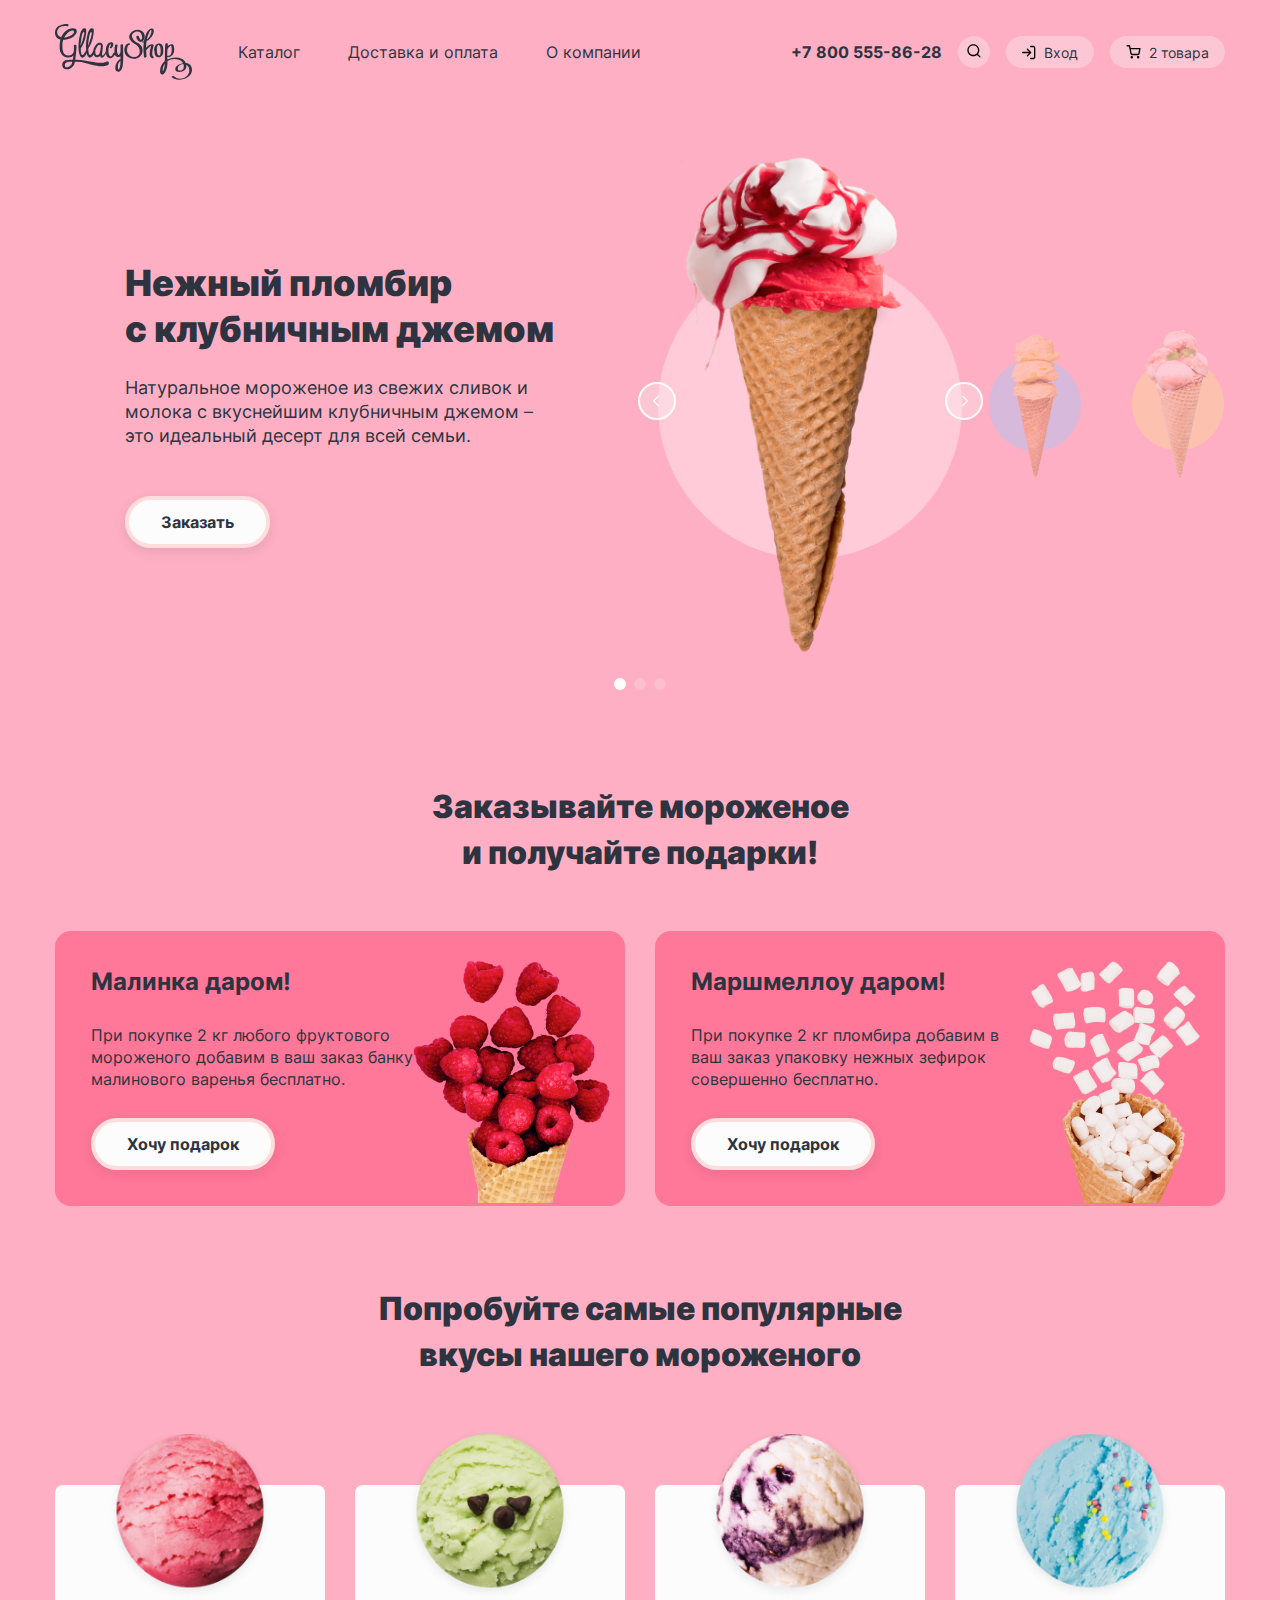
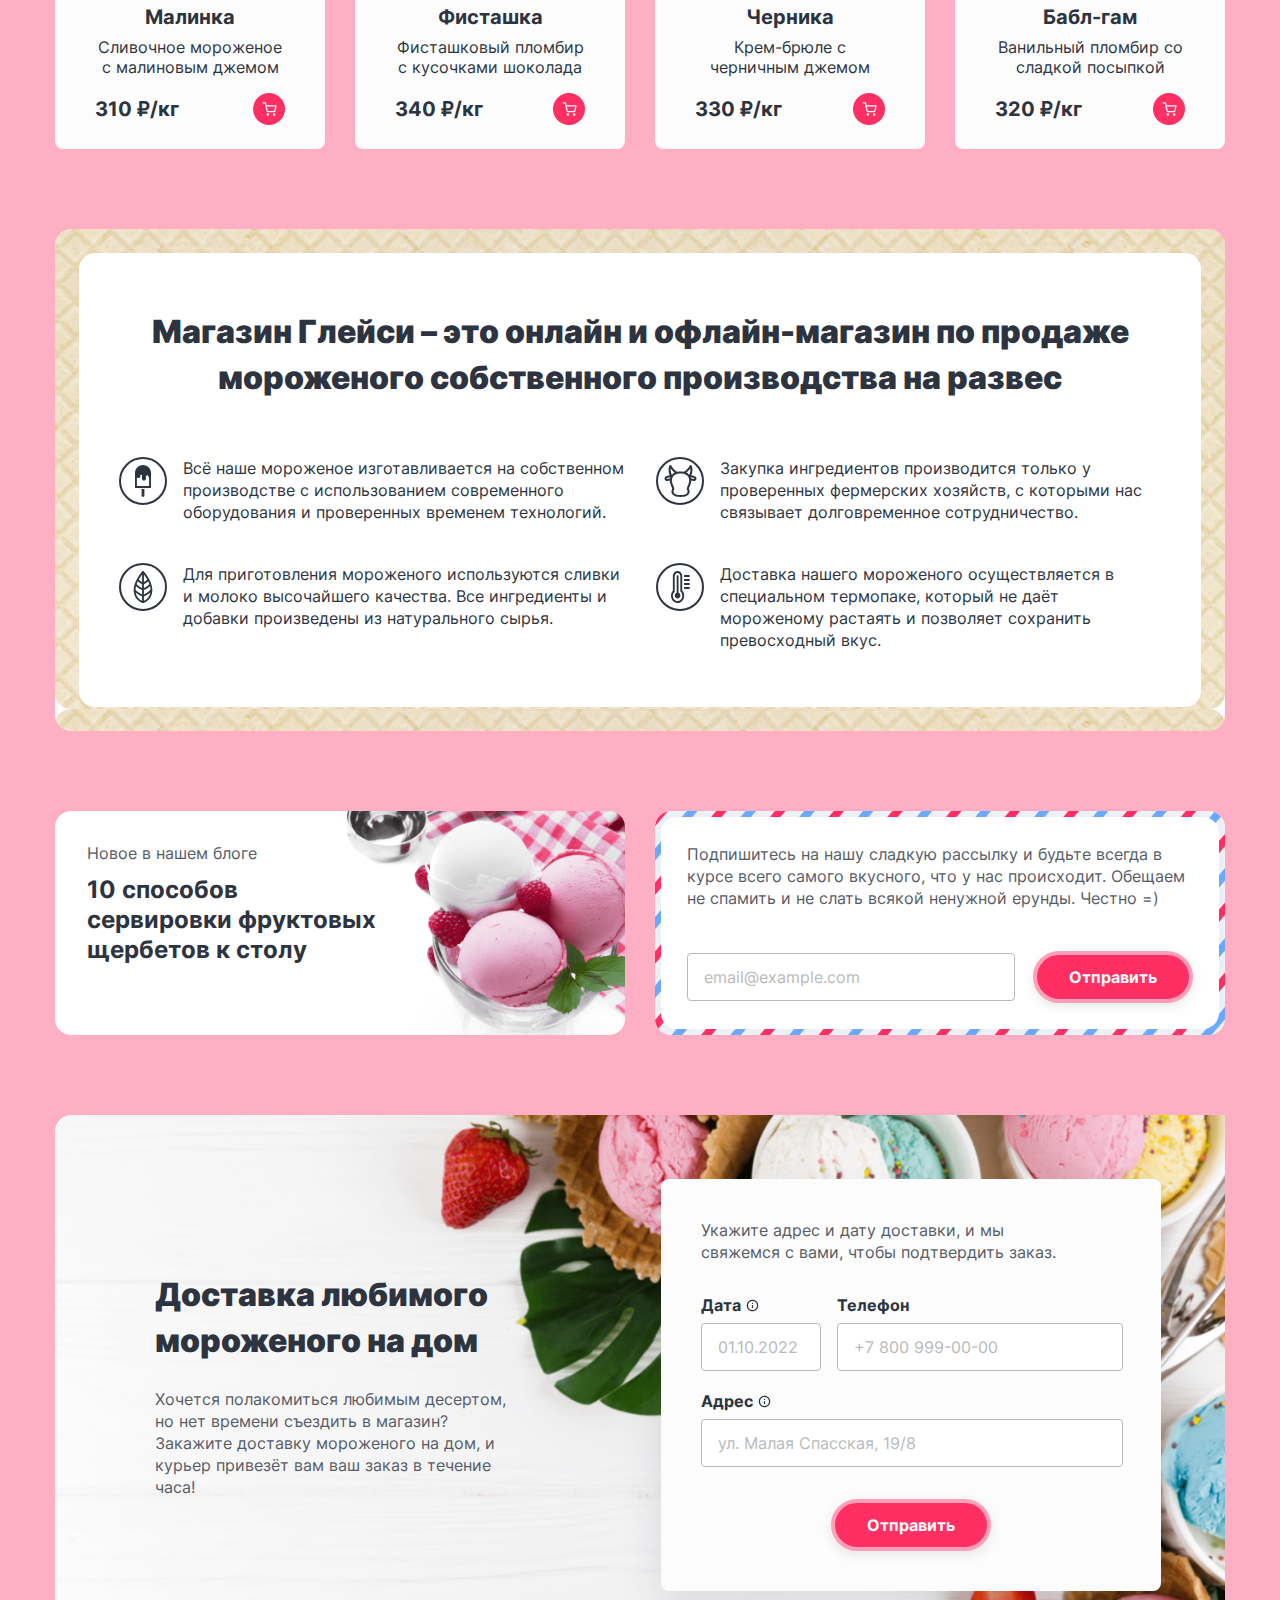
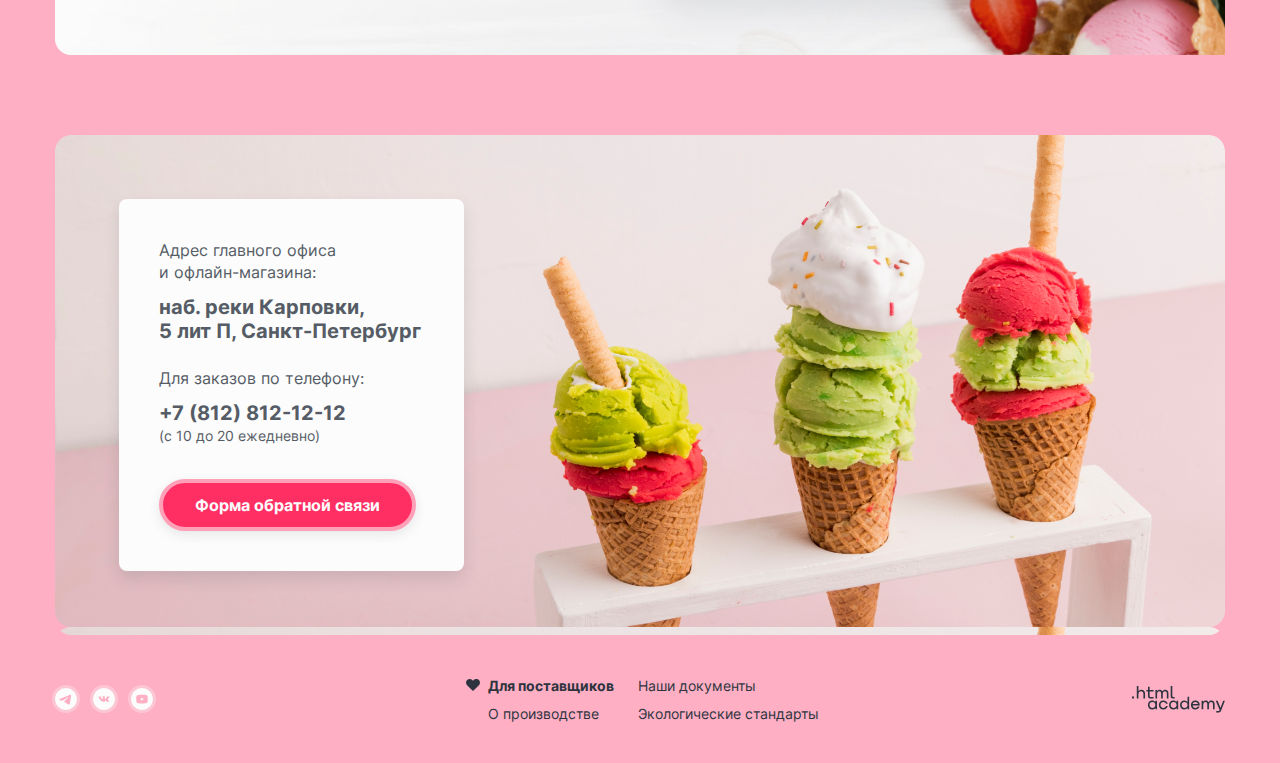
<file: index.html>
<!DOCTYPE html>
<html lang="ru">

  <head>
    <meta charset="UTF-8">
    <meta http-equiv="X-UA-Compatible" content="IE=edge">
    <meta name="viewport" content="width=device-width, initial-scale=1.0">
    <title>Gllacy</title>
    <link rel="stylesheet" href="https://cdn.jsdelivr.net/npm/swiper@8/swiper-bundle.min.css" />
    <link rel="stylesheet" href="styles/styles.css">
    <link rel="icon" href="favicon.ico">
    <link rel="icon" type="image/png" href="images/favicon.png">
  </head>

  <body>

    <div class="nav-mobile-overlay"></div>

    <div class="modal-window-mobile login-window-mobile">
      <form class="login-form" action="#">
        <h3 class="login-window-title">Личный кабинет</h3>
        <input class="field login-form-input" type="email" placeholder="Почта">
        <input class="field login-form-input" type="password" placeholder="Пароль">
        <div class="login-form-buttons">
          <button class="button button-additional login-form-button" type="submit">Войти</button>
          <div class="login-form-links-container">
            <a class="login-form-link" href="#">Забыли пароль?</a>
            <a class="login-form-link" href="#">Регистрация</a>
          </div>
        </div>
        <button class="modal-mobile-close"></button>
      </form>
    </div>

    <div class="modal-window-mobile cart-window-mobile">
      <div class="cart-window">
        <h3 class="cart-window-title">Корзина</h3>
        <ul class="cart-list">
          <li class="cart-item">
            <img class="cart-item-image" src="images/ice-cream-raspberry.jpg" alt="Изображение товара.">
            <div class="cart-item-information">
              <h4 class="cart-item-title ">Малинка</h4>
              <p class="cart-item-quantity"><span class="ice-cream-weight">1</span>&nbsp;кг х <span
                  class="price-for-kg">310</span>&nbsp;₽</p>
            </div>
            <span class="cart-item-price ">310 ₽</span>
            <button class="delete-from-cart" type="button"></button>
          </li>
          <li class="cart-item">
            <img class="cart-item-image" src="images/ice-cream-bubble-gum.jpg" alt="Изображение товара.">
            <div class="cart-item-information">
              <h4 class="cart-item-title ">Бабл-гам</h4>
              <p class="cart-item-quantity"><span class="ice-cream-weight">1</span>&nbsp;кг х <span
                  class="price-for-kg">310</span>&nbsp;₽</p>
            </div>
            <span class="cart-item-price ">310 ₽</span>
            <button class="delete-from-cart" type="button"></button>
          </li>
        </ul>
        <div class="cart-window-bottom">
          <button class="button button-additional order-button" type="button">Оформить заказ</button>
          <span class="cart-total">Итого: <span class="cart-total-price">790</span>&nbsp;₽</span>
        </div>
        <button class="modal-mobile-close"></button>
      </div>
    </div>


    <nav class="nav-mobile">
      <ul class="nav-mobile-list">
        <li class="nav-mobile-item">
          <a class="nav-mobile-link mobile-modal-window-open nav-mobile-login" href="#">Вход</a>
        </li>
        <li class="nav-mobile-item">
          <a class="nav-mobile-link mobile-modal-window-open nav-mobile-cart" href="#">Корзина</a>
        </li>
        <li class="nav-mobile-item">
          <a class="nav-mobile-link submenu-open" href="#">Каталог</a>
          <svg xmlns="http://www.w3.org/2000/svg" viewBox="0 0 320 512">
            <path
              d="M96 480c-8.188 0-16.38-3.125-22.62-9.375c-12.5-12.5-12.5-32.75 0-45.25L242.8 256L73.38 86.63c-12.5-12.5-12.5-32.75 0-45.25s32.75-12.5 45.25 0l192 192c12.5 12.5 12.5 32.75 0 45.25l-192 192C112.4 476.9 104.2 480 96 480z" />
          </svg>
          <ul class="submenu">
            <li class="nav-mobile-item">
              <button class="button mobile-menu-back">Назад</button>
            </li>
            <li class="nav-mobile-item">
              <a class="nav-mobile-link" href="catalog.html">Сливочное</a>
            </li>
            <li class="nav-mobile-item">
              <a class="nav-mobile-link" href="#">Щербеты</a>
            </li>
            <li class="nav-mobile-item">
              <a class="nav-mobile-link" href="#">Фруктовый лед</a>
            </li>
            <li class="nav-mobile-item">
              <a class="nav-mobile-link" href="#">Мелорин</a>
            </li>
          </ul>
        </li>
        <li class="nav-mobile-item">
          <a class="nav-mobile-link" href="#">Доставка и оплата</a>
        </li>
        <li class="nav-mobile-item">
          <a class="nav-mobile-link" href="#">О компании</a>
        </li>
        <li class="nav-mobile-item">
          <a class="nav-mobile-link" href="#">Для поставщиков</a>
        </li>
        <li class="nav-mobile-item">
          <a class="nav-mobile-link" href="#">Наши документы</a>
        </li>
        <li class="nav-mobile-item">
          <a class="nav-mobile-link" href="#">О производстве</a>
        </li>
        <li class="nav-mobile-item">
          <a class="nav-mobile-link" href="#">Экологические стандарты</a>
        </li>
      </ul>
    </nav>

    <div class="page-container">

      <!-- HEADER -->
      <header class="header">
        <img class="header-logo" src="images/logo.svg" alt="Logo." width="137" height="56">
        <nav class="header-nav">
          <ul class="nav-list">
            <li class="nav-item">
              <a href="#" class="nav-link drop-element-open-button">Каталог</a>
              <ul class="dropmenu drop-element">
                <li class="dropmenu-item">
                  <h3 class="dropmenu-title">Новинки</h3>
                </li>
                <li class="dropmenu-item">
                  <a class="dropmenu-link" href="catalog.html">Сливочное</a>
                </li>
                <li class="dropmenu-item">
                  <a class="dropmenu-link" href="#">Щербеты</a>
                </li>
                <li class="dropmenu-item">
                  <a class="dropmenu-link" href="#">Фруктовый лед</a>
                </li>
                <li class="dropmenu-item">
                  <a class="dropmenu-link" href="#">Мелорин</a>
                </li>
              </ul>
            </li>
            <li class="nav-item">
              <a href="#" class="nav-link">Доставка и оплата</a>
            </li>
            <li class="nav-item">
              <a href="#" class="nav-link">О компании</a>
            </li>
          </ul>
          <ul class="nav-list-additional">
            <li class="nav-item-additional">
              <a class="header-phone" href="#">+7 800 555-86-28</a>
            </li>
            <li class="nav-item-additional">
              <button class="header-button header-search-button drop-element-open-button">
                <svg width="14" height="14" viewBox="0 0 14 14" fill="none" xmlns="http://www.w3.org/2000/svg">
                  <path fill-rule="evenodd" clip-rule="evenodd"
                    d="M1.66329 6.18794C1.66329 3.61061 3.75263 1.52128 6.32996 1.52128C8.90729 1.52128 10.9966 3.61061 10.9966 6.18794C10.9966 7.44522 10.4994 8.58636 9.69093 9.42549C9.66808 9.44305 9.64612 9.46229 9.62519 9.48321C9.60427 9.50413 9.58503 9.5261 9.56748 9.54894C8.72835 10.3574 7.58722 10.8546 6.32996 10.8546C3.75263 10.8546 1.66329 8.76527 1.66329 6.18794ZM10.0751 10.8759C9.04862 11.697 7.74662 12.1879 6.32996 12.1879C3.01625 12.1879 0.329956 9.50165 0.329956 6.18794C0.329956 2.87423 3.01625 0.187943 6.32996 0.187943C9.64367 0.187943 12.33 2.87423 12.33 6.18794C12.33 7.60463 11.839 8.90663 11.0179 9.93308L13.468 12.3832C13.7284 12.6436 13.7284 13.0657 13.468 13.326C13.2077 13.5864 12.7855 13.5864 12.5252 13.326L10.0751 10.8759Z" />
                </svg>
              </button>

              <div class="drop-element search-window">
                <input class="field search-input" type="text" placeholder="Поиск по сайту">
              </div>
            </li>
            <li class="nav-item-additional">
              <button class="header-button drop-element-open-button">
                <svg width="14" height="15" viewBox="0 0 14 15" fill="none" xmlns="http://www.w3.org/2000/svg">
                  <path fill-rule="evenodd" clip-rule="evenodd"
                    d="M8 1.52461C8 1.15642 8.29848 0.857941 8.66667 0.857941H11.3333C11.8638 0.857941 12.3725 1.06865 12.7475 1.44373C13.1226 1.8188 13.3333 2.32751 13.3333 2.85794V12.1913C13.3333 12.7217 13.1226 13.2304 12.7475 13.6055C12.3725 13.9806 11.8638 14.1913 11.3333 14.1913H8.66667C8.29848 14.1913 8 13.8928 8 13.5246C8 13.1564 8.29848 12.8579 8.66667 12.8579H11.3333C11.5101 12.8579 11.6797 12.7877 11.8047 12.6627C11.9298 12.5377 12 12.3681 12 12.1913V2.85794C12 2.68113 11.9298 2.51156 11.8047 2.38654C11.6797 2.26151 11.5101 2.19127 11.3333 2.19127H8.66667C8.29848 2.19127 8 1.8928 8 1.52461ZM4.86189 3.71987C5.12224 3.45952 5.54435 3.45952 5.8047 3.71987L9.1338 7.04897C9.15092 7.06579 9.16714 7.08353 9.18238 7.1021C9.21424 7.1409 9.24106 7.18246 9.26283 7.22589C9.30794 7.31575 9.33333 7.41721 9.33333 7.52461C9.33333 7.63323 9.30735 7.73579 9.26127 7.8264C9.24098 7.86635 9.21641 7.90469 9.18756 7.94072C9.17076 7.96172 9.15271 7.98169 9.13354 8.0005L5.8047 11.3293C5.54435 11.5897 5.12224 11.5897 4.86189 11.3293C4.60154 11.069 4.60154 10.6469 4.86189 10.3865L7.05715 8.19127H0.666667C0.298477 8.19127 0 7.8928 0 7.52461C0 7.15642 0.298477 6.85794 0.666667 6.85794H7.05715L4.86189 4.66268C4.60154 4.40233 4.60154 3.98022 4.86189 3.71987Z" />
                </svg>
                Вход
              </button>

              <div class="drop-element login-window">
                <h3 class="login-window-title">Личный кабинет</h3>
                <form class="login-form" action="#">
                  <input class="field login-form-input" type="email" placeholder="Почта">
                  <input class="field login-form-input" type="password" placeholder="Пароль">

                  <div class="login-form-buttons">
                    <button class="button button-additional login-form-button" type="submit">Войти</button>
                    <div class="login-form-links-container">
                      <a class="login-form-link" href="#">Забыли пароль?</a>
                      <a class="login-form-link" href="#">Регистрация</a>
                    </div>
                  </div>
                </form>
              </div>

            </li>
            <li class="nav-item-additional">
              <button class="header-button drop-element-open-button">
                <svg width="15" height="14" viewBox="0 0 15 14" fill="none" xmlns="http://www.w3.org/2000/svg">
                  <path fill-rule="evenodd" clip-rule="evenodd"
                    d="M1.16667 0.107941C0.798477 0.107941 0.5 0.406418 0.5 0.774607C0.5 1.1428 0.798477 1.44127 1.16667 1.44127H2.93794L3.40537 3.77666C3.40821 3.79461 3.41176 3.81232 3.416 3.82976L4.38338 8.66309L4.3835 8.66365C4.46706 9.08366 4.69562 9.46093 5.02921 9.72948C5.36111 9.99666 5.77595 10.1393 6.20183 10.1328H11.8225C12.2484 10.1393 12.6633 9.99666 12.9952 9.72948C13.3289 9.46081 13.5575 9.08332 13.641 8.66309L13.641 8.6631L13.642 8.6581L14.5691 3.79666C14.6063 3.60149 14.5545 3.39989 14.4279 3.24681C14.3012 3.09372 14.1129 3.00511 13.9142 3.00511H4.61072L4.1381 0.643769C4.07574 0.332198 3.80215 0.107941 3.4844 0.107941H1.16667ZM5.69098 8.40238L4.87759 4.33844H13.1084L12.3328 8.4053C12.31 8.51782 12.2485 8.61884 12.1591 8.69085C12.0691 8.76329 11.9565 8.80177 11.841 8.79956L11.841 8.79943H11.8282H6.19614V8.79931L6.18337 8.79956C6.06787 8.80177 5.95528 8.76329 5.8653 8.69085C5.77531 8.61842 5.71368 8.51664 5.69117 8.40334L5.69098 8.40238ZM4.55739 12.3634C4.55739 11.6754 5.1151 11.1177 5.80307 11.1177C6.49105 11.1177 7.04876 11.6754 7.04876 12.3634C7.04876 13.0513 6.49105 13.6091 5.80307 13.6091C5.1151 13.6091 4.55739 13.0513 4.55739 12.3634ZM10.9307 12.3634C10.9307 11.6754 11.4884 11.1177 12.1764 11.1177C12.8644 11.1177 13.4221 11.6754 13.4221 12.3634C13.4221 13.0513 12.8644 13.6091 12.1764 13.6091C11.4884 13.6091 10.9307 13.0513 10.9307 12.3634Z" />
                </svg>
                <span class="cart-items-quantity">2</span> &nbsp;товара
              </button>

              <div class="drop-element cart-window">
                <h3 class="cart-window-title">Корзина</h3>
                <ul class="cart-list">
                  <li class="cart-item">
                    <img class="cart-item-image" src="images/ice-cream-raspberry.jpg" alt="Изображение товара.">
                    <div class="cart-item-information">
                      <h4 class="cart-item-title ">Малинка</h4>
                      <p class="cart-item-quantity"><span class="ice-cream-weight">1</span>&nbsp;кг х <span
                          class="price-for-kg">310</span>&nbsp;₽</p>
                    </div>
                    <span class="cart-item-price ">310 ₽</span>
                    <button class="delete-from-cart" type="button"></button>
                  </li>
                  <li class="cart-item">
                    <img class="cart-item-image" src="images/ice-cream-bubble-gum.jpg" alt="Изображение товара.">
                    <div class="cart-item-information">
                      <h4 class="cart-item-title ">Бабл-гам</h4>
                      <p class="cart-item-quantity"><span class="ice-cream-weight">1</span>&nbsp;кг х <span
                          class="price-for-kg">310</span>&nbsp;₽</p>
                    </div>
                    <span class="cart-item-price ">310 ₽</span>
                    <button class="delete-from-cart" type="button"></button>
                  </li>
                </ul>
                <div class="cart-window-bottom">
                  <button class="button button-additional order-button" type="button">Оформить заказ</button>
                  <span class="cart-total">Итого: <span class="cart-total-price">790</span>&nbsp;₽</span>
                </div>
              </div>
            </li>
          </ul>
        </nav>
        <button class="burger" type="button"></button>
      </header>
      <!-- / HEADER -->


      <!-- HERO -->
      <section class="hero">
        <div class="hero-left">
          <div class="hero-text hero-text-1 active">
            <h3 class="section-title hero-title">Нежный пломбир <br> с клубничным джемом</h3>
            <p class="hero-description">Натуральное мороженое из свежих сливок
              и молока с вкуснейшим клубничным джемом – это идеальный десерт для всей семьи.</p>
          </div>
          <div class="hero-text hero-text-2">
            <h3 class="section-title hero-title">Сливочное мороженое со вкусом банана</h3>
            <p class="hero-description">Сливочное мороженое с ярким банановым вкусом подарит вам свежесть и наслаждение
              даже в самый жаркий летний день. </p>
          </div>
          <div class="hero-text hero-text-3">
            <h3 class="section-title hero-title">Карамельный пломбир
              с маршмеллоу</h3>
            <p class="hero-description">Необычный сладкий десерт с карамельным топпингом и кусочками зефира завоюет
              сердца сладкоежек всех возрастов.</p>
          </div>
          <button class="button">Заказать</button>
        </div>
        <div class="hero-right">
          <div class="swiper">
            <div class="swiper-wrapper">
              <div class="swiper-slide slide-1">
                <div class="slide-content">
                  <img class="slide-image" src="images/ice-cream-1.png" alt="">
                </div>
              </div>
              <div class="swiper-slide slide-2">
                <div class="slide-content">
                  <img class="slide-image" src="images/ice-cream-2.png" alt="">
                </div>
              </div>
              <div class="swiper-slide slide-3">
                <div class="slide-content">
                  <img class="slide-image" src="images/ice-cream-3.png" alt="">
                </div>
              </div>
            </div>
          </div>
          <div class="swiper-pagination"></div>
          <div class="swiper-buttons">
            <button class="swiper-button swiper-button-prev" type="button">
              <svg width="16" height="16" viewBox="0 0 16 16" fill="none" xmlns="http://www.w3.org/2000/svg">
                <path fill-rule="evenodd" clip-rule="evenodd"
                  d="M8.86474 13.1352C9.12443 13.3949 9.54549 13.3949 9.80519 13.1352C10.0649 12.8755 10.0649 12.4545 9.80519 12.1948L5.60391 7.99351L9.80523 3.79219C10.0649 3.53249 10.0649 3.11144 9.80522 2.85174C9.54553 2.59204 9.12447 2.59204 8.86477 2.85174L4.19606 7.52045C4.19511 7.52139 4.19417 7.52233 4.19322 7.52328C3.93352 7.78298 3.93352 8.20403 4.19322 8.46373L8.86474 13.1352Z" />
              </svg>
            </button>
            <button class="swiper-button swiper-button-next" type="button">
              <svg width="16" height="16" viewBox="0 0 16 16" fill="none" xmlns="http://www.w3.org/2000/svg">
                <path fill-rule="evenodd" clip-rule="evenodd"
                  d="M8.86474 13.1352C9.12443 13.3949 9.54549 13.3949 9.80519 13.1352C10.0649 12.8755 10.0649 12.4545 9.80519 12.1948L5.60391 7.99351L9.80523 3.79219C10.0649 3.53249 10.0649 3.11144 9.80522 2.85174C9.54553 2.59204 9.12447 2.59204 8.86477 2.85174L4.19606 7.52045C4.19511 7.52139 4.19417 7.52233 4.19322 7.52328C3.93352 7.78298 3.93352 8.20403 4.19322 8.46373L8.86474 13.1352Z" />
              </svg>
            </button>
          </div>
        </div>
      </section>
      <!-- / HERO -->


      <!-- GIFTS -->
      <section class="gifts">
        <h2 class="section-title gifts-title">Заказывайте мороженое и получайте подарки!</h2>
        <div class="gifts-columns">
          <div class="gifts-col">
            <h3 class="gifts-col-title">Малинка даром!</h3>
            <p class="gifts-col-descr">При покупке 2 кг любого фруктового мороженого добавим в ваш заказ банку
              малинового варенья бесплатно.</p>
            <button class="button" type="button">Хочу подарок</button>
          </div>
          <div class="gifts-col">
            <h3 class="gifts-col-title">Маршмеллоу даром!</h3>
            <p class="gifts-col-descr">При покупке 2 кг пломбира добавим в ваш заказ упаковку нежных зефирок совершенно
              бесплатно.</p>
            <button class="button" type="button">Хочу подарок</button>
          </div>
        </div>
      </section>
      <!-- / GIFTS -->


      <!-- POPULAR -->
      <section class="popular">
        <h2 class="section-title popular-title">Попробуйте самые популярные вкусы нашего мороженого</h2>
        <ul class="popular-list">
          <li class="popular-item">
            <img class="popular-item-image" src="images/raspberry.png" width="168" height="168">
            <h3 class="popular-item-title">Малинка</h3>
            <p class="popular-item-descr">Сливочное мороженое с малиновым джемом</p>
            <div class="popular-item-bottom">
              <span class="popular-item-price">310 ₽/кг</span>
              <button class="add-to-cart">
                <svg width="15" height="14" viewBox="0 0 15 14" fill="none" xmlns="http://www.w3.org/2000/svg">
                  <path fill-rule="evenodd" clip-rule="evenodd"
                    d="M1.16667 0.25C0.798477 0.25 0.5 0.548477 0.5 0.916667C0.5 1.28486 0.798477 1.58333 1.16667 1.58333H2.93794L3.40537 3.91872C3.40821 3.93667 3.41176 3.95438 3.416 3.97182L4.38338 8.80515L4.3835 8.80571C4.46706 9.22572 4.69562 9.60299 5.02921 9.87153C5.36111 10.1387 5.77595 10.2813 6.20183 10.2748H11.8225C12.2484 10.2813 12.6633 10.1387 12.9952 9.87153C13.3289 9.60287 13.5575 9.22538 13.641 8.80515L13.641 8.80515L13.642 8.80016L14.5691 3.93872C14.6063 3.74355 14.5545 3.54195 14.4279 3.38887C14.3012 3.23578 14.1129 3.14716 13.9142 3.14716H4.61072L4.1381 0.785829C4.07574 0.474257 3.80215 0.25 3.4844 0.25H1.16667ZM5.69098 8.54444L4.87759 4.4805H13.1084L12.3328 8.54736C12.31 8.65988 12.2485 8.7609 12.1591 8.83291C12.0691 8.90535 11.9565 8.94383 11.841 8.94162L11.841 8.94149H11.8282H6.19614V8.94137L6.18337 8.94162C6.06787 8.94383 5.95528 8.90535 5.8653 8.83291C5.77531 8.76048 5.71368 8.6587 5.69117 8.5454L5.69098 8.54444ZM4.55739 12.5054C4.55739 11.8175 5.1151 11.2597 5.80307 11.2597C6.49105 11.2597 7.04876 11.8175 7.04876 12.5054C7.04876 13.1934 6.49105 13.7511 5.80307 13.7511C5.1151 13.7511 4.55739 13.1934 4.55739 12.5054ZM10.9307 12.5054C10.9307 11.8175 11.4884 11.2597 12.1764 11.2597C12.8644 11.2597 13.4221 11.8175 13.4221 12.5054C13.4221 13.1934 12.8644 13.7511 12.1764 13.7511C11.4884 13.7511 10.9307 13.1934 10.9307 12.5054Z" />
                </svg>
              </button>
            </div>
          </li>
          <li class="popular-item">
            <img class="popular-item-image" src="images/pistachio.png" width="168" height="168">
            <h3 class="popular-item-title">Фисташка</h3>
            <p class="popular-item-descr">Фисташковый пломбир с кусочками шоколада</p>
            <div class="popular-item-bottom">
              <span class="popular-item-price">340 ₽/кг</span>
              <button class="add-to-cart">
                <svg width="15" height="14" viewBox="0 0 15 14" fill="none" xmlns="http://www.w3.org/2000/svg">
                  <path fill-rule="evenodd" clip-rule="evenodd"
                    d="M1.16667 0.25C0.798477 0.25 0.5 0.548477 0.5 0.916667C0.5 1.28486 0.798477 1.58333 1.16667 1.58333H2.93794L3.40537 3.91872C3.40821 3.93667 3.41176 3.95438 3.416 3.97182L4.38338 8.80515L4.3835 8.80571C4.46706 9.22572 4.69562 9.60299 5.02921 9.87153C5.36111 10.1387 5.77595 10.2813 6.20183 10.2748H11.8225C12.2484 10.2813 12.6633 10.1387 12.9952 9.87153C13.3289 9.60287 13.5575 9.22538 13.641 8.80515L13.641 8.80515L13.642 8.80016L14.5691 3.93872C14.6063 3.74355 14.5545 3.54195 14.4279 3.38887C14.3012 3.23578 14.1129 3.14716 13.9142 3.14716H4.61072L4.1381 0.785829C4.07574 0.474257 3.80215 0.25 3.4844 0.25H1.16667ZM5.69098 8.54444L4.87759 4.4805H13.1084L12.3328 8.54736C12.31 8.65988 12.2485 8.7609 12.1591 8.83291C12.0691 8.90535 11.9565 8.94383 11.841 8.94162L11.841 8.94149H11.8282H6.19614V8.94137L6.18337 8.94162C6.06787 8.94383 5.95528 8.90535 5.8653 8.83291C5.77531 8.76048 5.71368 8.6587 5.69117 8.5454L5.69098 8.54444ZM4.55739 12.5054C4.55739 11.8175 5.1151 11.2597 5.80307 11.2597C6.49105 11.2597 7.04876 11.8175 7.04876 12.5054C7.04876 13.1934 6.49105 13.7511 5.80307 13.7511C5.1151 13.7511 4.55739 13.1934 4.55739 12.5054ZM10.9307 12.5054C10.9307 11.8175 11.4884 11.2597 12.1764 11.2597C12.8644 11.2597 13.4221 11.8175 13.4221 12.5054C13.4221 13.1934 12.8644 13.7511 12.1764 13.7511C11.4884 13.7511 10.9307 13.1934 10.9307 12.5054Z" />
                </svg>
              </button>
            </div>
          </li>
          <li class="popular-item">
            <img class="popular-item-image" src="images/blueberries.png" width="168" height="168">
            <h3 class="popular-item-title">Черника</h3>
            <p class="popular-item-descr">Крем-брюле
              с черничным джемом</p>
            <div class="popular-item-bottom">
              <span class="popular-item-price">330 ₽/кг</span>
              <button class="add-to-cart">
                <svg width="15" height="14" viewBox="0 0 15 14" fill="none" xmlns="http://www.w3.org/2000/svg">
                  <path fill-rule="evenodd" clip-rule="evenodd"
                    d="M1.16667 0.25C0.798477 0.25 0.5 0.548477 0.5 0.916667C0.5 1.28486 0.798477 1.58333 1.16667 1.58333H2.93794L3.40537 3.91872C3.40821 3.93667 3.41176 3.95438 3.416 3.97182L4.38338 8.80515L4.3835 8.80571C4.46706 9.22572 4.69562 9.60299 5.02921 9.87153C5.36111 10.1387 5.77595 10.2813 6.20183 10.2748H11.8225C12.2484 10.2813 12.6633 10.1387 12.9952 9.87153C13.3289 9.60287 13.5575 9.22538 13.641 8.80515L13.641 8.80515L13.642 8.80016L14.5691 3.93872C14.6063 3.74355 14.5545 3.54195 14.4279 3.38887C14.3012 3.23578 14.1129 3.14716 13.9142 3.14716H4.61072L4.1381 0.785829C4.07574 0.474257 3.80215 0.25 3.4844 0.25H1.16667ZM5.69098 8.54444L4.87759 4.4805H13.1084L12.3328 8.54736C12.31 8.65988 12.2485 8.7609 12.1591 8.83291C12.0691 8.90535 11.9565 8.94383 11.841 8.94162L11.841 8.94149H11.8282H6.19614V8.94137L6.18337 8.94162C6.06787 8.94383 5.95528 8.90535 5.8653 8.83291C5.77531 8.76048 5.71368 8.6587 5.69117 8.5454L5.69098 8.54444ZM4.55739 12.5054C4.55739 11.8175 5.1151 11.2597 5.80307 11.2597C6.49105 11.2597 7.04876 11.8175 7.04876 12.5054C7.04876 13.1934 6.49105 13.7511 5.80307 13.7511C5.1151 13.7511 4.55739 13.1934 4.55739 12.5054ZM10.9307 12.5054C10.9307 11.8175 11.4884 11.2597 12.1764 11.2597C12.8644 11.2597 13.4221 11.8175 13.4221 12.5054C13.4221 13.1934 12.8644 13.7511 12.1764 13.7511C11.4884 13.7511 10.9307 13.1934 10.9307 12.5054Z" />
                </svg>
              </button>
            </div>
          </li>
          <li class="popular-item">
            <img class="popular-item-image" src="images/bubble-gum.png" width="168" height="168">
            <h3 class="popular-item-title">Бабл-гам</h3>
            <p class="popular-item-descr">Ванильный пломбир
              со сладкой посыпкой</p>
            <div class="popular-item-bottom">
              <span class="popular-item-price">320 ₽/кг</span>
              <button class="add-to-cart">
                <svg width="15" height="14" viewBox="0 0 15 14" fill="none" xmlns="http://www.w3.org/2000/svg">
                  <path fill-rule="evenodd" clip-rule="evenodd"
                    d="M1.16667 0.25C0.798477 0.25 0.5 0.548477 0.5 0.916667C0.5 1.28486 0.798477 1.58333 1.16667 1.58333H2.93794L3.40537 3.91872C3.40821 3.93667 3.41176 3.95438 3.416 3.97182L4.38338 8.80515L4.3835 8.80571C4.46706 9.22572 4.69562 9.60299 5.02921 9.87153C5.36111 10.1387 5.77595 10.2813 6.20183 10.2748H11.8225C12.2484 10.2813 12.6633 10.1387 12.9952 9.87153C13.3289 9.60287 13.5575 9.22538 13.641 8.80515L13.641 8.80515L13.642 8.80016L14.5691 3.93872C14.6063 3.74355 14.5545 3.54195 14.4279 3.38887C14.3012 3.23578 14.1129 3.14716 13.9142 3.14716H4.61072L4.1381 0.785829C4.07574 0.474257 3.80215 0.25 3.4844 0.25H1.16667ZM5.69098 8.54444L4.87759 4.4805H13.1084L12.3328 8.54736C12.31 8.65988 12.2485 8.7609 12.1591 8.83291C12.0691 8.90535 11.9565 8.94383 11.841 8.94162L11.841 8.94149H11.8282H6.19614V8.94137L6.18337 8.94162C6.06787 8.94383 5.95528 8.90535 5.8653 8.83291C5.77531 8.76048 5.71368 8.6587 5.69117 8.5454L5.69098 8.54444ZM4.55739 12.5054C4.55739 11.8175 5.1151 11.2597 5.80307 11.2597C6.49105 11.2597 7.04876 11.8175 7.04876 12.5054C7.04876 13.1934 6.49105 13.7511 5.80307 13.7511C5.1151 13.7511 4.55739 13.1934 4.55739 12.5054ZM10.9307 12.5054C10.9307 11.8175 11.4884 11.2597 12.1764 11.2597C12.8644 11.2597 13.4221 11.8175 13.4221 12.5054C13.4221 13.1934 12.8644 13.7511 12.1764 13.7511C11.4884 13.7511 10.9307 13.1934 10.9307 12.5054Z" />
                </svg>
              </button>
            </div>
          </li>
        </ul>
      </section>
      <!-- / POPULAR -->


      <!-- ADVANTAGES -->
      <section class="advantages">
        <div class="advantages-content">
          <h2 class="section-title advantages-title">Магазин Глейси – это онлайн и офлайн-магазин по продаже мороженого
            собственного производства на развес</h2>
          <ul class="advantages-list">
            <li class="advantages-item">
              <div class="advantages-icon"></div>
              <p class="advantages-text">Всё наше мороженое изготавливается на собственном производстве с использованием
                современного оборудования и проверенных временем технологий.</p>
            </li>
            <li class="advantages-item">
              <div class="advantages-icon"></div>
              <p class="advantages-text">Закупка ингредиентов производится только
                у проверенных фермерских хозяйств, с которыми
                нас связывает долговременное сотрудничество.</p>
            </li>
            <li class="advantages-item">
              <div class="advantages-icon"></div>
              <p class="advantages-text">Для приготовления мороженого используются сливки и молоко высочайшего качества.
                Все ингредиенты
                и добавки произведены из натурального сырья.</p>
            </li>
            <li class="advantages-item">
              <div class="advantages-icon"></div>
              <p class="advantages-text">Доставка нашего мороженого осуществляется в специальном термопаке, который не
                даёт мороженому растаять и позволяет сохранить превосходный вкус.</p>
            </li>
          </ul>
        </div>
      </section>
      <!-- / ADVANTAGES -->


      <!-- NEWSLETTER -->
      <section class="newsletter">
        <div class="newsletter-blog">
          <p class="newsletter-blog-category">Новое в нашем блоге</p>
          <h3 class="newsletter-blog-title">10 способов сервировки фруктовых щербетов
            к столу</h3>
          <div class="newsletter-blog-overlay">
            <a class="button" href="#">Перейти</a>
          </div>
        </div>
        <form class="newsletter-form" action="#">
          <div class="newsletter-form-wrapper">
            <p class="newsletter-form-text">Подпишитесь на нашу сладкую рассылку и будьте всегда
              в курсе всего самого вкусного, что у нас происходит. Обещаем не спамить и не слать всякой ненужной ерунды.
              Честно =)</p>
            <div class="newsletter-form-bottom">
              <input class="field newsletter-form-input" type="email" placeholder="email@example.com">
              <button class="button button-additional" type="submit">Отправить</button>
            </div>
          </div>
        </form>
      </section>
      <!-- / NEWSLETTER -->


      <!-- DELIVERY -->
      <section class="delivery">
        <div class="delivery-col">
          <h2 class="section-title delivery-title">Доставка любимого мороженого на дом</h2>
          <p class="delivery-description">Хочется полакомиться любимым десертом, но нет времени съездить в магазин?
            Закажите доставку мороженого на дом, и курьер привезёт вам ваш заказ в течение часа!</p>
        </div>
        <div class="delivery-col">
          <form action="#" class="delivery-form">
            <p class="delivery-form-text">Укажите адрес и дату доставки, и мы свяжемся с вами, чтобы подтвердить заказ.
            </p>
            <div class="delivery-form-fields">
              <div class="delivery-form-field">
                <label class="delivery-form-label" for="date">
                  Дата
                  <div class="tooltip">
                    <p class="tooltip-text">Укажите дату доставки</p>
                  </div>
                </label>
                <input class="field delivery-form-input" type="text" id="date" placeholder="01.10.2022">
              </div>
              <div class="delivery-form-field">
                <label class="delivery-form-label" for="phone">Телефон</label>
                <input class="field delivery-form-input" type="text" id="phone" placeholder="+7 800 999-00-00">
              </div>
              <div class="delivery-form-field address-field">
                <label class="delivery-form-label" for="address">
                  Адрес
                  <div class="tooltip">
                    <p class="tooltip-text">Введите название улицы, дома и квартиры</p>
                  </div>
                </label>
                <input class="field delivery-form-input" type="text" id="address"
                  placeholder="ул. Малая Спасская, 19/8">
              </div>
            </div>
            <button class="button button-additional delivery-form-button" type="submit">Отправить</button>
          </form>
        </div>
      </section>
      <!-- / DELIVERY -->


      <!-- CONTACT US-->
      <section class="contact-us">
        <div class="contact-us-wrapper">
          <p class="address-label">Адрес главного офиса и офлайн-магазина:</p>
          <p class="contact-us-address">наб. реки Карповки, <br> 5 лит П, Санкт-Петербург</p>
          <p class="phone-label">Для заказов по телефону:</p>
          <p class="contact-us-phone">+7 (812) 812-12-12</p>
          <p class="contact-us-under-phone">(с 10 до 20 ежедневно)</p>
          <button class="button button-additional contact-us-button">Форма обратной связи</button>
        </div>
      </section>
      <!-- / CONTACT US -->


      <!-- FOOTER -->
      <footer class="footer">
        <ul class="social-list">
          <li class="social-item">
            <a class="social-link" href="#">
              <svg width="24" height="24" viewBox="0 0 24 24" fill="none" xmlns="http://www.w3.org/2000/svg">
                <path fill-rule="evenodd" clip-rule="evenodd"
                  d="M24 12C24 18.627 18.627 24 12 24C5.373 24 0 18.627 0 12C0 5.373 5.373 0 12 0C18.627 0 24 5.373 24 12ZM12.43 8.859C11.263 9.344 8.93 10.349 5.432 11.873C4.864 12.099 4.566 12.32 4.539 12.536C4.493 12.902 4.951 13.046 5.573 13.241C5.658 13.268 5.746 13.295 5.836 13.325C6.449 13.524 7.273 13.757 7.701 13.766C8.09 13.774 8.524 13.614 9.003 13.286C12.271 11.079 13.958 9.964 14.064 9.94C14.139 9.923 14.243 9.901 14.313 9.964C14.383 10.026 14.376 10.144 14.369 10.176C14.323 10.369 12.529 12.038 11.599 12.902C11.309 13.171 11.104 13.362 11.062 13.406C10.968 13.503 10.872 13.596 10.78 13.685C10.21 14.233 9.784 14.645 10.804 15.317C11.294 15.64 11.686 15.907 12.077 16.173C12.504 16.464 12.93 16.754 13.482 17.116C13.622 17.208 13.756 17.303 13.887 17.396C14.384 17.751 14.831 18.069 15.383 18.019C15.703 17.989 16.035 17.688 16.203 16.789C16.6 14.663 17.382 10.059 17.563 8.161C17.574 8.00341 17.5673 7.84509 17.543 7.689C17.5285 7.56293 17.4671 7.44693 17.371 7.364C17.228 7.247 17.006 7.222 16.906 7.224C16.455 7.232 15.763 7.473 12.43 8.859Z"
                  fill="#FCFCFC" />
              </svg>
            </a>
          </li>
          <li class="social-item">
            <a class="social-link" href="#">
              <svg width="24" height="24" viewBox="0 0 24 24" fill="none" xmlns="http://www.w3.org/2000/svg">
                <path fill-rule="evenodd" clip-rule="evenodd"
                  d="M24 12C24 18.6274 18.6274 24 12 24C5.37258 24 0 18.6274 0 12C0 5.37258 5.37258 0 12 0C18.6274 0 24 5.37258 24 12ZM12.5884 14.9749H11.8711C11.8711 14.9749 10.2885 15.0584 8.89479 13.7867C7.37486 12.3995 6.03249 9.64702 6.03249 9.64702C6.03249 9.64702 5.95511 9.46654 6.03917 9.3793C6.13366 9.28121 6.39106 9.27493 6.39106 9.27493L8.10567 9.26508C8.10567 9.26508 8.26727 9.28878 8.38294 9.36317C8.47824 9.42457 8.53167 9.53936 8.53167 9.53936C8.53167 9.53936 8.80878 10.1536 9.17581 10.7093C9.89212 11.7942 10.2258 12.0315 10.469 11.9152C10.8233 11.7458 10.7171 10.3816 10.7171 10.3816C10.7171 10.3816 10.7236 9.88646 10.5387 9.66601C10.3955 9.4951 10.1254 9.44527 10.0062 9.43128C9.90971 9.42 10.0681 9.22367 10.2733 9.13558C10.5819 9.00308 11.1268 8.99551 11.7706 9.00136C12.2722 9.00579 12.4165 9.0332 12.6127 9.07475C13.0677 9.17105 13.0536 9.47963 13.0229 10.1454C13.0138 10.3444 13.0032 10.5752 13.0032 10.8418C13.0032 10.9018 13.0012 10.9657 12.9991 11.0315C12.9885 11.3725 12.9763 11.7629 13.2324 11.908C13.3637 11.9822 13.6849 11.9191 14.4884 10.7233C14.8693 10.1566 15.1549 9.49024 15.1549 9.49024C15.1549 9.49024 15.2173 9.37145 15.3142 9.32048C15.4134 9.26851 15.5472 9.2845 15.5472 9.2845L17.3515 9.27465C17.3515 9.27465 17.8937 9.21796 17.9815 9.43242C18.0735 9.65758 17.7788 10.1833 17.0417 11.0444C16.3463 11.8567 16.006 12.1587 16.0328 12.4236C16.0527 12.6198 16.2739 12.7957 16.7015 13.1436C17.5897 13.8661 17.8264 14.2455 17.8827 14.3357C17.8872 14.343 17.8906 14.3484 17.893 14.3519C18.2905 14.9296 17.4522 14.9749 17.4522 14.9749L15.8497 14.9944C15.8497 14.9944 15.5053 15.0543 15.0521 14.7814C14.8151 14.6388 14.5833 14.406 14.3626 14.1842C14.0251 13.8451 13.7131 13.5316 13.4469 13.6056C13.0002 13.7298 13.0143 14.5734 13.0143 14.5734C13.0143 14.5734 13.0175 14.7536 12.9157 14.8495C12.8051 14.954 12.5884 14.9749 12.5884 14.9749Z"
                  fill="#FCFCFC" />
              </svg>
            </a>
          </li>
          <li class="social-item">
            <a class="social-link" href="#">
              <svg width="24" height="24" viewBox="0 0 24 24" fill="none" xmlns="http://www.w3.org/2000/svg">
                <path
                  d="M14.0037 11.7913L11.1963 10.4813C10.9513 10.3675 10.75 10.495 10.75 10.7662V13.2338C10.75 13.505 10.9513 13.6325 11.1963 13.5188L14.0025 12.2087C14.2488 12.0938 14.2487 11.9063 14.0037 11.7913ZM12 0C5.3725 0 0 5.3725 0 12C0 18.6275 5.3725 24 12 24C18.6275 24 24 18.6275 24 12C24 5.3725 18.6275 0 12 0ZM12 16.875C5.8575 16.875 5.75 16.3213 5.75 12C5.75 7.67875 5.8575 7.125 12 7.125C18.1425 7.125 18.25 7.67875 18.25 12C18.25 16.3213 18.1425 16.875 12 16.875Z"
                  fill="#FCFCFC" />
              </svg>
            </a>
          </li>
        </ul>
        <ul class="about-us-list">
          <li class="about-us-item">
            <a class="about-us-link about-us-for-suppliers" href="#">
              <svg width="14" height="14" viewBox="0 0 14 14" fill="none" xmlns="http://www.w3.org/2000/svg">
                <path
                  d="M12.8909 1.99447C12.5504 1.65381 12.1461 1.38357 11.7011 1.19919C11.2562 1.01482 10.7792 0.919922 10.2976 0.919922C9.8159 0.919922 9.33896 1.01482 8.89399 1.19919C8.44901 1.38357 8.04473 1.65381 7.70422 1.99447L6.99756 2.70114L6.29089 1.99447C5.6031 1.30668 4.67025 0.920278 3.69756 0.920278C2.72487 0.920278 1.79202 1.30668 1.10422 1.99447C0.416428 2.68227 0.0300293 3.61512 0.0300293 4.58781C0.0300293 5.56049 0.416428 6.49334 1.10422 7.18114L1.81089 7.88781L6.99756 13.0745L12.1842 7.88781L12.8909 7.18114C13.2316 6.84064 13.5018 6.43635 13.6862 5.99138C13.8705 5.5464 13.9654 5.06946 13.9654 4.58781C13.9654 4.10615 13.8705 3.62921 13.6862 3.18424C13.5018 2.73926 13.2316 2.33498 12.8909 1.99447Z"
                  fill="#2D3440" />
              </svg>
              Для поставщиков
            </a>
          </li>
          <li class="about-us-item">
            <a class="about-us-link" href="#">Наши документы</a>
          </li>
          <li class="about-us-item">
            <a class="about-us-link" href="#">О производстве</a>
          </li>
          <li class="about-us-item">
            <a class="about-us-link" href="#">Экологические стандарты</a>
          </li>
        </ul>
        <img src="images/logo_htmlacademy.svg" alt="HTMLAcademy logo." width="93" height="27">
      </footer>
      <!-- / FOOTER -->

    </div>

    <div class="modal modal-window">
      <form class="modal-form" action="#">
        <button class="modal-close" type="button"></button>
        <h2 class="modal-form-title">Мы обязательно ответим вам!</h2>
        <input class="field modal-form-input" type="text" placeholder="Имя и фамилия" name="Name">
        <input class="field modal-form-input" type="email" placeholder="email@example.com" name="email">
        <textarea name="message" placeholder="В свободной форме"></textarea>
        <button class="button button-additional modal-form-button" type="submit">Отправить</button>
      </form>
    </div>

  </body>

  <script src="script.js"></script>
  <script src="https://cdn.jsdelivr.net/npm/swiper@8/swiper-bundle.min.js"></script>
  <script src="swiper.js"></script>

</html>
</file>
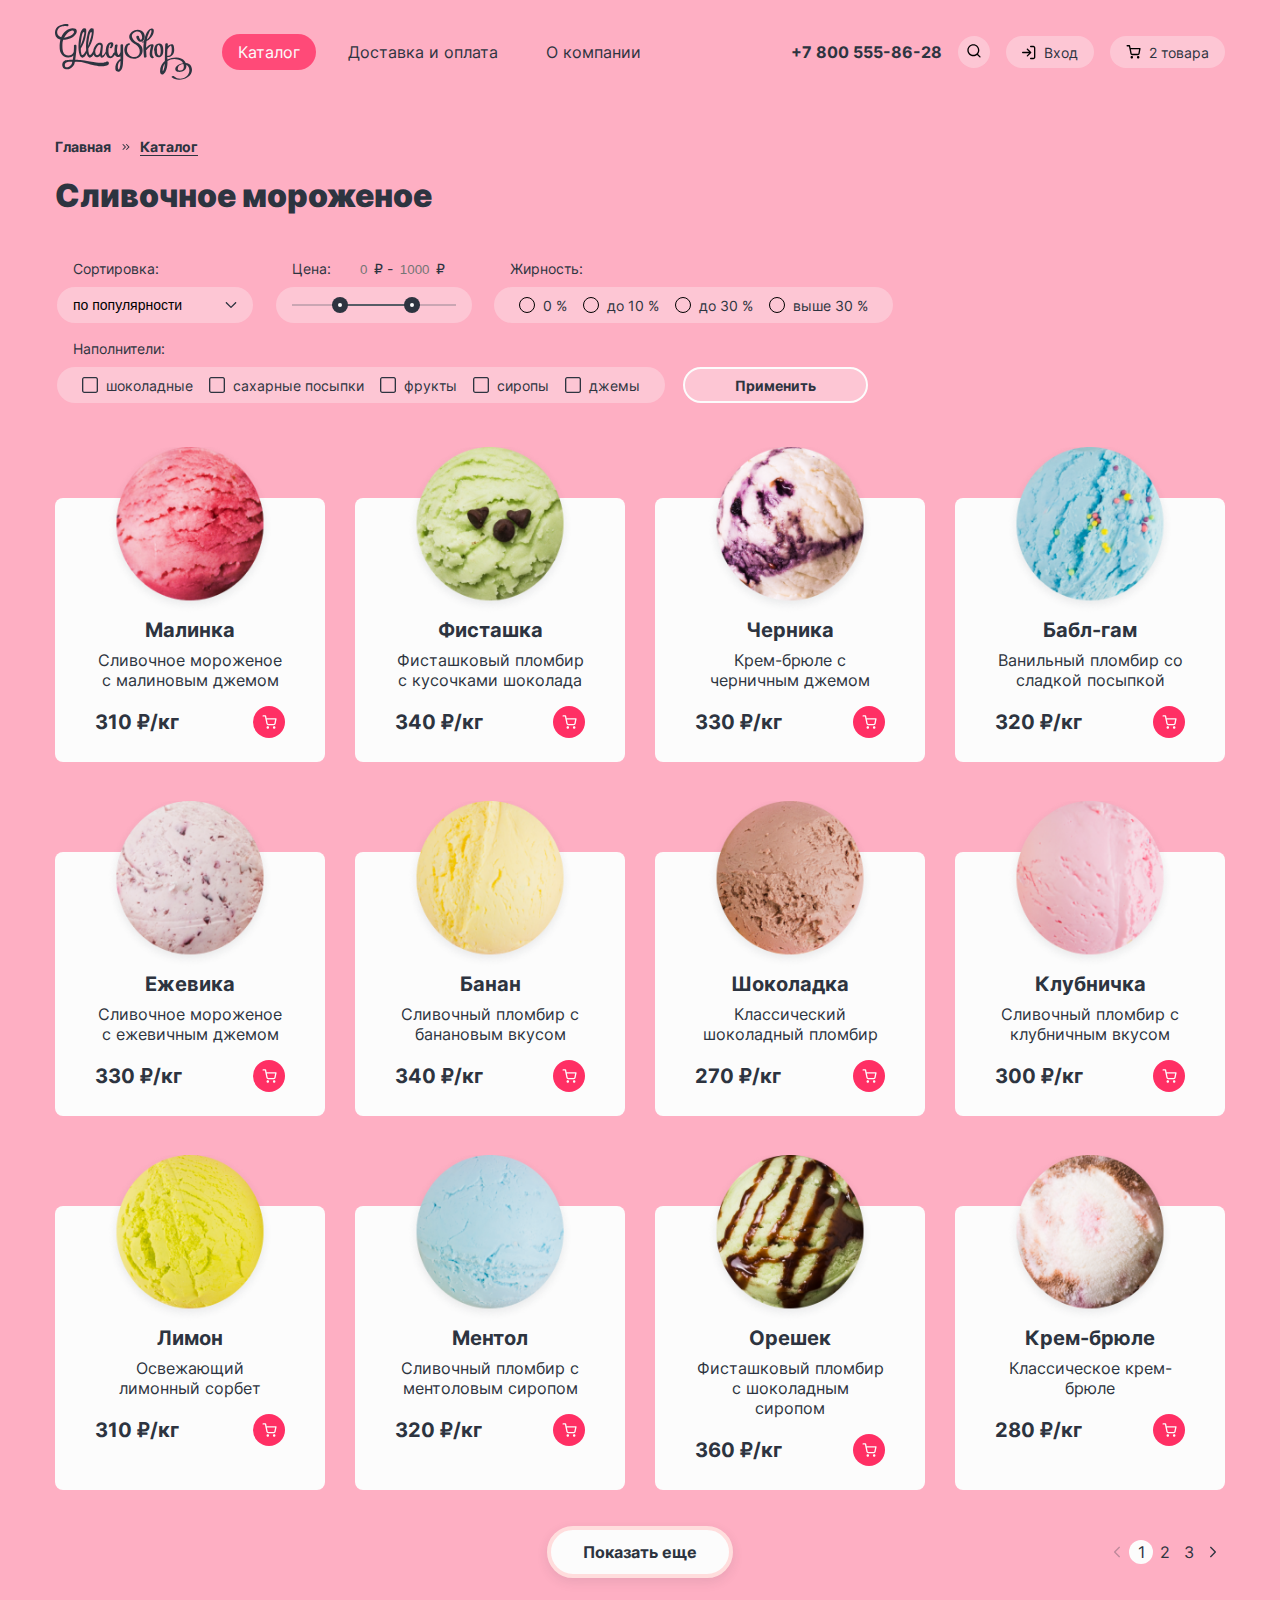
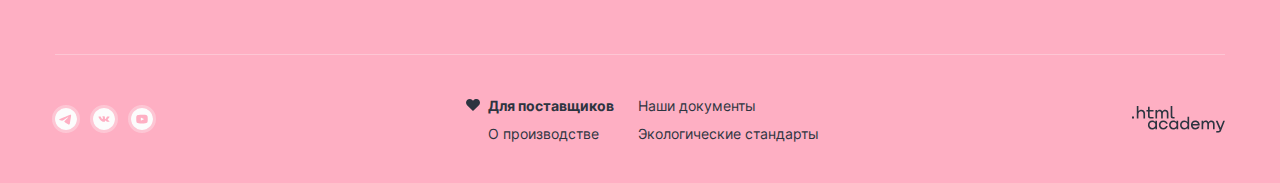
<file: catalog.html>
<!DOCTYPE html>
<html lang="en">

  <head>
    <meta charset="UTF-8">
    <meta http-equiv="X-UA-Compatible" content="IE=edge">
    <meta name="viewport" content="width=device-width, initial-scale=1.0">
    <title>Каталог Gllacy</title>
    <link rel="stylesheet" href="styles/styles.css">
    <link rel="icon" href="favicon.ico">
    <link rel="icon" type="image/png" href="images/favicon.png">
  </head>

  <body>

    <div class="nav-mobile-overlay"></div>

    <div class="modal-window-mobile login-window-mobile">
      <form class="login-form" action="#">
        <h3 class="login-window-title">Личный кабинет</h3>
        <input class="field login-form-input" type="email" placeholder="Почта">
        <input class="field login-form-input" type="password" placeholder="Пароль">
        <div class="login-form-buttons">
          <button class="button button-additional login-form-button" type="submit">Войти</button>
          <div class="login-form-links-container">
            <a class="login-form-link" href="#">Забыли пароль?</a>
            <a class="login-form-link" href="#">Регистрация</a>
          </div>
        </div>
        <button class="modal-mobile-close"></button>
      </form>
    </div>

    <div class="modal-window-mobile cart-window-mobile">
      <div class="cart-window">
        <h3 class="cart-window-title">Корзина</h3>
        <ul class="cart-list">
          <li class="cart-item">
            <img class="cart-item-image" src="images/ice-cream-raspberry.jpg" alt="Изображение товара.">
            <div class="cart-item-information">
              <h4 class="cart-item-title ">Малинка</h4>
              <p class="cart-item-quantity"><span class="ice-cream-weight">1</span>&nbsp;кг х <span
                  class="price-for-kg">310</span>&nbsp;₽</p>
            </div>
            <span class="cart-item-price ">310 ₽</span>
            <button class="delete-from-cart" type="button"></button>
          </li>
          <li class="cart-item">
            <img class="cart-item-image" src="images/ice-cream-bubble-gum.jpg" alt="Изображение товара.">
            <div class="cart-item-information">
              <h4 class="cart-item-title ">Бабл-гам</h4>
              <p class="cart-item-quantity"><span class="ice-cream-weight">1</span>&nbsp;кг х <span
                  class="price-for-kg">310</span>&nbsp;₽</p>
            </div>
            <span class="cart-item-price ">310 ₽</span>
            <button class="delete-from-cart" type="button"></button>
          </li>
        </ul>
        <div class="cart-window-bottom">
          <button class="button button-additional order-button" type="button">Оформить заказ</button>
          <span class="cart-total">Итого: <span class="cart-total-price">790</span>&nbsp;₽</span>
        </div>
        <button class="modal-mobile-close"></button>
      </div>
    </div>


    <nav class="nav-mobile">
      <ul class="nav-mobile-list">
        <li class="nav-mobile-item">
          <a class="nav-mobile-link mobile-modal-window-open nav-mobile-login" href="#">Вход</a>
        </li>
        <li class="nav-mobile-item">
          <a class="nav-mobile-link mobile-modal-window-open nav-mobile-cart" href="#">Корзина</a>
        </li>
        <li class="nav-mobile-item">
          <a class="nav-mobile-link" href="#">Доставка и оплата</a>
        </li>
        <li class="nav-mobile-item">
          <a class="nav-mobile-link" href="#">О компании</a>
        </li>
        <li class="nav-mobile-item">
          <a class="nav-mobile-link" href="#">Для поставщиков</a>
        </li>
        <li class="nav-mobile-item">
          <a class="nav-mobile-link" href="#">Наши документы</a>
        </li>
        <li class="nav-mobile-item">
          <a class="nav-mobile-link" href="#">О производстве</a>
        </li>
        <li class="nav-mobile-item">
          <a class="nav-mobile-link" href="#">Экологические стандарты</a>
        </li>
      </ul>
    </nav>

    <div class="page-container">
      <!-- HEADER -->
      <header class="header header-catalog">
        <img class="header-logo" src="images/logo.svg" alt="Logo." width="137" height="56">
        <nav class="header-nav">
          <ul class="nav-list">
            <li class="nav-item">
              <a href="#" class="nav-link drop-element-open-button active">Каталог</a>
            </li>
            <li class="nav-item">
              <a href="#" class="nav-link">Доставка и оплата</a>
            </li>
            <li class="nav-item">
              <a href="#" class="nav-link">О компании</a>
            </li>
          </ul>
          <ul class="nav-list-additional">
            <li class="nav-item-additional">
              <a class="header-phone" href="#">+7 800 555-86-28</a>
            </li>
            <li class="nav-item-additional">
              <button class="header-button header-search-button drop-element-open-button">
                <svg width="14" height="14" viewBox="0 0 14 14" fill="none" xmlns="http://www.w3.org/2000/svg">
                  <path fill-rule="evenodd" clip-rule="evenodd"
                    d="M1.66329 6.18794C1.66329 3.61061 3.75263 1.52128 6.32996 1.52128C8.90729 1.52128 10.9966 3.61061 10.9966 6.18794C10.9966 7.44522 10.4994 8.58636 9.69093 9.42549C9.66808 9.44305 9.64612 9.46229 9.62519 9.48321C9.60427 9.50413 9.58503 9.5261 9.56748 9.54894C8.72835 10.3574 7.58722 10.8546 6.32996 10.8546C3.75263 10.8546 1.66329 8.76527 1.66329 6.18794ZM10.0751 10.8759C9.04862 11.697 7.74662 12.1879 6.32996 12.1879C3.01625 12.1879 0.329956 9.50165 0.329956 6.18794C0.329956 2.87423 3.01625 0.187943 6.32996 0.187943C9.64367 0.187943 12.33 2.87423 12.33 6.18794C12.33 7.60463 11.839 8.90663 11.0179 9.93308L13.468 12.3832C13.7284 12.6436 13.7284 13.0657 13.468 13.326C13.2077 13.5864 12.7855 13.5864 12.5252 13.326L10.0751 10.8759Z" />
                </svg>
              </button>

              <div class="drop-element search-window">
                <input class="field search-input" type="text" placeholder="Поиск по сайту">
              </div>
            </li>
            <li class="nav-item-additional">
              <button class="header-button drop-element-open-button">
                <svg width="14" height="15" viewBox="0 0 14 15" fill="none" xmlns="http://www.w3.org/2000/svg">
                  <path fill-rule="evenodd" clip-rule="evenodd"
                    d="M8 1.52461C8 1.15642 8.29848 0.857941 8.66667 0.857941H11.3333C11.8638 0.857941 12.3725 1.06865 12.7475 1.44373C13.1226 1.8188 13.3333 2.32751 13.3333 2.85794V12.1913C13.3333 12.7217 13.1226 13.2304 12.7475 13.6055C12.3725 13.9806 11.8638 14.1913 11.3333 14.1913H8.66667C8.29848 14.1913 8 13.8928 8 13.5246C8 13.1564 8.29848 12.8579 8.66667 12.8579H11.3333C11.5101 12.8579 11.6797 12.7877 11.8047 12.6627C11.9298 12.5377 12 12.3681 12 12.1913V2.85794C12 2.68113 11.9298 2.51156 11.8047 2.38654C11.6797 2.26151 11.5101 2.19127 11.3333 2.19127H8.66667C8.29848 2.19127 8 1.8928 8 1.52461ZM4.86189 3.71987C5.12224 3.45952 5.54435 3.45952 5.8047 3.71987L9.1338 7.04897C9.15092 7.06579 9.16714 7.08353 9.18238 7.1021C9.21424 7.1409 9.24106 7.18246 9.26283 7.22589C9.30794 7.31575 9.33333 7.41721 9.33333 7.52461C9.33333 7.63323 9.30735 7.73579 9.26127 7.8264C9.24098 7.86635 9.21641 7.90469 9.18756 7.94072C9.17076 7.96172 9.15271 7.98169 9.13354 8.0005L5.8047 11.3293C5.54435 11.5897 5.12224 11.5897 4.86189 11.3293C4.60154 11.069 4.60154 10.6469 4.86189 10.3865L7.05715 8.19127H0.666667C0.298477 8.19127 0 7.8928 0 7.52461C0 7.15642 0.298477 6.85794 0.666667 6.85794H7.05715L4.86189 4.66268C4.60154 4.40233 4.60154 3.98022 4.86189 3.71987Z" />
                </svg>
                Вход
              </button>

              <div class="drop-element login-window">
                <h3 class="login-window-title">Личный кабинет</h3>
                <form class="login-form" action="#">
                  <input class="field login-form-input" type="email" placeholder="Почта">
                  <input class="field login-form-input" type="password" placeholder="Пароль">

                  <div class="login-form-buttons">
                    <button class="button button-additional login-form-button" type="submit">Войти</button>
                    <div class="login-form-links-container">
                      <a class="login-form-link" href="#">Забыли пароль?</a>
                      <a class="login-form-link" href="#">Регистрация</a>
                    </div>
                  </div>
                </form>
              </div>

            </li>
            <li class="nav-item-additional">
              <button class="header-button drop-element-open-button">
                <svg width="15" height="14" viewBox="0 0 15 14" fill="none" xmlns="http://www.w3.org/2000/svg">
                  <path fill-rule="evenodd" clip-rule="evenodd"
                    d="M1.16667 0.107941C0.798477 0.107941 0.5 0.406418 0.5 0.774607C0.5 1.1428 0.798477 1.44127 1.16667 1.44127H2.93794L3.40537 3.77666C3.40821 3.79461 3.41176 3.81232 3.416 3.82976L4.38338 8.66309L4.3835 8.66365C4.46706 9.08366 4.69562 9.46093 5.02921 9.72948C5.36111 9.99666 5.77595 10.1393 6.20183 10.1328H11.8225C12.2484 10.1393 12.6633 9.99666 12.9952 9.72948C13.3289 9.46081 13.5575 9.08332 13.641 8.66309L13.641 8.6631L13.642 8.6581L14.5691 3.79666C14.6063 3.60149 14.5545 3.39989 14.4279 3.24681C14.3012 3.09372 14.1129 3.00511 13.9142 3.00511H4.61072L4.1381 0.643769C4.07574 0.332198 3.80215 0.107941 3.4844 0.107941H1.16667ZM5.69098 8.40238L4.87759 4.33844H13.1084L12.3328 8.4053C12.31 8.51782 12.2485 8.61884 12.1591 8.69085C12.0691 8.76329 11.9565 8.80177 11.841 8.79956L11.841 8.79943H11.8282H6.19614V8.79931L6.18337 8.79956C6.06787 8.80177 5.95528 8.76329 5.8653 8.69085C5.77531 8.61842 5.71368 8.51664 5.69117 8.40334L5.69098 8.40238ZM4.55739 12.3634C4.55739 11.6754 5.1151 11.1177 5.80307 11.1177C6.49105 11.1177 7.04876 11.6754 7.04876 12.3634C7.04876 13.0513 6.49105 13.6091 5.80307 13.6091C5.1151 13.6091 4.55739 13.0513 4.55739 12.3634ZM10.9307 12.3634C10.9307 11.6754 11.4884 11.1177 12.1764 11.1177C12.8644 11.1177 13.4221 11.6754 13.4221 12.3634C13.4221 13.0513 12.8644 13.6091 12.1764 13.6091C11.4884 13.6091 10.9307 13.0513 10.9307 12.3634Z" />
                </svg>
                <span class="cart-items-quantity">2</span> &nbsp;товара
              </button>

              <div class="drop-element cart-window">
                <h3 class="cart-window-title">Корзина</h3>
                <ul class="cart-list">
                  <li class="cart-item">
                    <img class="cart-item-image" src="images/ice-cream-raspberry.jpg" alt="Изображение товара.">
                    <div class="cart-item-information">
                      <h4 class="cart-item-title ">Малинка</h4>
                      <p class="cart-item-quantity"><span class="ice-cream-weight">1</span>&nbsp;кг х <span
                          class="price-for-kg">310</span>&nbsp;₽</p>
                    </div>
                    <span class="cart-item-price ">310 ₽</span>
                    <button class="delete-from-cart" type="button"></button>
                  </li>
                  <li class="cart-item">
                    <img class="cart-item-image" src="images/ice-cream-bubble-gum.jpg" alt="Изображение товара.">
                    <div class="cart-item-information">
                      <h4 class="cart-item-title ">Бабл-гам</h4>
                      <p class="cart-item-quantity"><span class="ice-cream-weight">1</span>&nbsp;кг х <span
                          class="price-for-kg">310</span>&nbsp;₽</p>
                    </div>
                    <span class="cart-item-price ">310 ₽</span>
                    <button class="delete-from-cart" type="button"></button>
                  </li>
                </ul>
                <div class="cart-window-bottom">
                  <button class="button button-additional order-button" type="button">Оформить заказ</button>
                  <span class="cart-total">Итого: <span class="cart-total-price">790</span>&nbsp;₽</span>
                </div>
              </div>
            </li>
          </ul>
        </nav>
        <button class="burger" type="button"></button>
      </header>
      <!-- / HEADER -->


      <!-- PRODUCTS -->
      <section class="products">
        <ul class="breadcrumbs">
          <li class="breadcrumbs-item">
            <a class="breadcrumbs-link" href="index.html">Главная</a>
          </li>
          <li class="breadcrumbs-item">
            <a class="breadcrumbs-link breadcrumbs-link-current" href="#">Каталог</a>
          </li>
        </ul>
        <h2 class="section-title products-title">Сливочное мороженое</h2>
        <button class="button filters-mobile-open-button">Фильтры</button>
        <form class="filters" action="#">
          <div class="filters-top filters-group">
            <fieldset class="filters-fieldset">
              <label class="filters-label" for="sorting">Сортировка:</label>
              <select class="filters-select" name="products-order" id="sorting">
                <option value="popularity">по популярности</option>
                <option value="cheap">дешевые</option>
                <option value="expensive">дорогие</option>
              </select>
            </fieldset>
            <fieldset class="filters-fieldset">
              <label class="filters-label" for="price-range">
                Цена:
                <input class="filters-price-input" type="number" placeholder="0">
                ₽ -
                <input class="filters-price-input" type="number" placeholder="1000">
                ₽
              </label>
              <div class="price-range-container">
                <div class="price-range" id="price-range">
                  <div class="selected-price-range">
                    <button class="price-range-button min-price"></button>
                    <button class="price-range-button max-price"></button>
                  </div>
                </div>
              </div>
            </fieldset>
            <fieldset class="filters-fieldset">
              <label class="filters-label" for="fat-content">Жирность:</label>
              <ul class="filters-list filters-list-fat" id="fat-content">
                <li class="filters-item">
                  <label class="filters-list-label">
                    <input class="visually-hidden filters-input" type="radio" name="fat content" value="0">
                    <span class="filters-mark"></span>
                    <span class="filters-list-item-name">0 %</span>
                  </label>
                </li>
                <li class="filters-item">
                  <label class="filters-list-label">
                    <input class="visually-hidden filters-input" type="radio" name="fat content" value="до 10%">
                    <span class="filters-mark"></span>
                    <span class="filters-list-item-name">до 10 %</span>
                  </label>
                </li>
                <li class="filters-item">
                  <label class="filters-list-label">
                    <input class="visually-hidden filters-input" type="radio" name="fat content" value="до 30%">
                    <span class="filters-mark"></span>
                    <span class="filters-list-item-name">до 30 %</span>
                  </label>
                </li>
                <li class="filters-item">
                  <label class="filters-list-label">
                    <input class="visually-hidden filters-input" type="radio" name="fat content" value="выше 30%">
                    <span class="filters-mark"></span>
                    <span class="filters-list-item-name">выше 30 %</span>
                  </label>
                </li>
              </ul>
            </fieldset>
          </div>
          <div class="filters-bottom filters-group">
            <fieldset class="filters-fieldset">
              <label class="filters-label" for="fillers">Наполнители:</label>
              <ul class="filters-list" id="fillers">
                <li class="filters-item">
                  <label class="filters-list-label">
                    <input class="visually-hidden filters-input" type="checkbox" name="filler" value="chocolate">
                    <span class="filters-mark"></span>
                    <span class="filters-list-item-name">шоколадные</span>
                  </label>
                </li>
                <li class="filters-item">
                  <label class="filters-list-label">
                    <input class="visually-hidden filters-input" type="checkbox" name="filler" value="sugar sprinkles">
                    <span class="filters-mark"></span>
                    <span class="filters-list-item-name">сахарные посыпки</span>
                  </label>
                </li>
                <li class="filters-item">
                  <label class="filters-list-label">
                    <input class="visually-hidden filters-input" type="checkbox" name="filler" value="fruits">
                    <span class="filters-mark"></span>
                    <span class="filters-list-item-name">фрукты</span>
                  </label>
                </li>
                <li class="filters-item">
                  <label class="filters-list-label">
                    <input class="visually-hidden filters-input" type="checkbox" name="filler" value="syrups">
                    <span class="filters-mark"></span>
                    <span class="filters-list-item-name">сиропы</span>
                  </label>
                </li>
                <li class="filters-item">
                  <label class="filters-list-label">
                    <input class="visually-hidden filters-input" type="checkbox" name="filler" value="jams">
                    <span class="filters-mark"></span>
                    <span class="filters-list-item-name">джемы</span>
                  </label>
                </li>
              </ul>
            </fieldset>
            <button class="filters-button" type="submit">Применить</button>
          </div>
        </form>

        <div class="product-cards-container">
          <ul class="popular-list product-cards">
            <li class="popular-item product-card">
              <img class="popular-item-image" src="images/raspberry.png" width="168" height="168">
              <h3 class="popular-item-title">Малинка</h3>
              <p class="popular-item-descr">Сливочное мороженое с малиновым джемом</p>
              <div class="popular-item-bottom">
                <span class="popular-item-price">310 ₽/кг</span>
                <button class="add-to-cart">
                  <svg width="15" height="14" viewBox="0 0 15 14" fill="none" xmlns="http://www.w3.org/2000/svg">
                    <path fill-rule="evenodd" clip-rule="evenodd"
                      d="M1.16667 0.25C0.798477 0.25 0.5 0.548477 0.5 0.916667C0.5 1.28486 0.798477 1.58333 1.16667 1.58333H2.93794L3.40537 3.91872C3.40821 3.93667 3.41176 3.95438 3.416 3.97182L4.38338 8.80515L4.3835 8.80571C4.46706 9.22572 4.69562 9.60299 5.02921 9.87153C5.36111 10.1387 5.77595 10.2813 6.20183 10.2748H11.8225C12.2484 10.2813 12.6633 10.1387 12.9952 9.87153C13.3289 9.60287 13.5575 9.22538 13.641 8.80515L13.641 8.80515L13.642 8.80016L14.5691 3.93872C14.6063 3.74355 14.5545 3.54195 14.4279 3.38887C14.3012 3.23578 14.1129 3.14716 13.9142 3.14716H4.61072L4.1381 0.785829C4.07574 0.474257 3.80215 0.25 3.4844 0.25H1.16667ZM5.69098 8.54444L4.87759 4.4805H13.1084L12.3328 8.54736C12.31 8.65988 12.2485 8.7609 12.1591 8.83291C12.0691 8.90535 11.9565 8.94383 11.841 8.94162L11.841 8.94149H11.8282H6.19614V8.94137L6.18337 8.94162C6.06787 8.94383 5.95528 8.90535 5.8653 8.83291C5.77531 8.76048 5.71368 8.6587 5.69117 8.5454L5.69098 8.54444ZM4.55739 12.5054C4.55739 11.8175 5.1151 11.2597 5.80307 11.2597C6.49105 11.2597 7.04876 11.8175 7.04876 12.5054C7.04876 13.1934 6.49105 13.7511 5.80307 13.7511C5.1151 13.7511 4.55739 13.1934 4.55739 12.5054ZM10.9307 12.5054C10.9307 11.8175 11.4884 11.2597 12.1764 11.2597C12.8644 11.2597 13.4221 11.8175 13.4221 12.5054C13.4221 13.1934 12.8644 13.7511 12.1764 13.7511C11.4884 13.7511 10.9307 13.1934 10.9307 12.5054Z" />
                  </svg>
                </button>
              </div>
            </li>
            <li class="popular-item product-card">
              <img class="popular-item-image" src="images/pistachio.png" width="168" height="168">
              <h3 class="popular-item-title">Фисташка</h3>
              <p class="popular-item-descr">Фисташковый пломбир с кусочками шоколада</p>
              <div class="popular-item-bottom">
                <span class="popular-item-price">340 ₽/кг</span>
                <button class="add-to-cart">
                  <svg width="15" height="14" viewBox="0 0 15 14" fill="none" xmlns="http://www.w3.org/2000/svg">
                    <path fill-rule="evenodd" clip-rule="evenodd"
                      d="M1.16667 0.25C0.798477 0.25 0.5 0.548477 0.5 0.916667C0.5 1.28486 0.798477 1.58333 1.16667 1.58333H2.93794L3.40537 3.91872C3.40821 3.93667 3.41176 3.95438 3.416 3.97182L4.38338 8.80515L4.3835 8.80571C4.46706 9.22572 4.69562 9.60299 5.02921 9.87153C5.36111 10.1387 5.77595 10.2813 6.20183 10.2748H11.8225C12.2484 10.2813 12.6633 10.1387 12.9952 9.87153C13.3289 9.60287 13.5575 9.22538 13.641 8.80515L13.641 8.80515L13.642 8.80016L14.5691 3.93872C14.6063 3.74355 14.5545 3.54195 14.4279 3.38887C14.3012 3.23578 14.1129 3.14716 13.9142 3.14716H4.61072L4.1381 0.785829C4.07574 0.474257 3.80215 0.25 3.4844 0.25H1.16667ZM5.69098 8.54444L4.87759 4.4805H13.1084L12.3328 8.54736C12.31 8.65988 12.2485 8.7609 12.1591 8.83291C12.0691 8.90535 11.9565 8.94383 11.841 8.94162L11.841 8.94149H11.8282H6.19614V8.94137L6.18337 8.94162C6.06787 8.94383 5.95528 8.90535 5.8653 8.83291C5.77531 8.76048 5.71368 8.6587 5.69117 8.5454L5.69098 8.54444ZM4.55739 12.5054C4.55739 11.8175 5.1151 11.2597 5.80307 11.2597C6.49105 11.2597 7.04876 11.8175 7.04876 12.5054C7.04876 13.1934 6.49105 13.7511 5.80307 13.7511C5.1151 13.7511 4.55739 13.1934 4.55739 12.5054ZM10.9307 12.5054C10.9307 11.8175 11.4884 11.2597 12.1764 11.2597C12.8644 11.2597 13.4221 11.8175 13.4221 12.5054C13.4221 13.1934 12.8644 13.7511 12.1764 13.7511C11.4884 13.7511 10.9307 13.1934 10.9307 12.5054Z" />
                  </svg>
                </button>
              </div>
            </li>
            <li class="popular-item product-card">
              <img class="popular-item-image" src="images/blueberries.png" width="168" height="168">
              <h3 class="popular-item-title">Черника</h3>
              <p class="popular-item-descr">Крем-брюле
                с черничным джемом</p>
              <div class="popular-item-bottom">
                <span class="popular-item-price">330 ₽/кг</span>
                <button class="add-to-cart">
                  <svg width="15" height="14" viewBox="0 0 15 14" fill="none" xmlns="http://www.w3.org/2000/svg">
                    <path fill-rule="evenodd" clip-rule="evenodd"
                      d="M1.16667 0.25C0.798477 0.25 0.5 0.548477 0.5 0.916667C0.5 1.28486 0.798477 1.58333 1.16667 1.58333H2.93794L3.40537 3.91872C3.40821 3.93667 3.41176 3.95438 3.416 3.97182L4.38338 8.80515L4.3835 8.80571C4.46706 9.22572 4.69562 9.60299 5.02921 9.87153C5.36111 10.1387 5.77595 10.2813 6.20183 10.2748H11.8225C12.2484 10.2813 12.6633 10.1387 12.9952 9.87153C13.3289 9.60287 13.5575 9.22538 13.641 8.80515L13.641 8.80515L13.642 8.80016L14.5691 3.93872C14.6063 3.74355 14.5545 3.54195 14.4279 3.38887C14.3012 3.23578 14.1129 3.14716 13.9142 3.14716H4.61072L4.1381 0.785829C4.07574 0.474257 3.80215 0.25 3.4844 0.25H1.16667ZM5.69098 8.54444L4.87759 4.4805H13.1084L12.3328 8.54736C12.31 8.65988 12.2485 8.7609 12.1591 8.83291C12.0691 8.90535 11.9565 8.94383 11.841 8.94162L11.841 8.94149H11.8282H6.19614V8.94137L6.18337 8.94162C6.06787 8.94383 5.95528 8.90535 5.8653 8.83291C5.77531 8.76048 5.71368 8.6587 5.69117 8.5454L5.69098 8.54444ZM4.55739 12.5054C4.55739 11.8175 5.1151 11.2597 5.80307 11.2597C6.49105 11.2597 7.04876 11.8175 7.04876 12.5054C7.04876 13.1934 6.49105 13.7511 5.80307 13.7511C5.1151 13.7511 4.55739 13.1934 4.55739 12.5054ZM10.9307 12.5054C10.9307 11.8175 11.4884 11.2597 12.1764 11.2597C12.8644 11.2597 13.4221 11.8175 13.4221 12.5054C13.4221 13.1934 12.8644 13.7511 12.1764 13.7511C11.4884 13.7511 10.9307 13.1934 10.9307 12.5054Z" />
                  </svg>
                </button>
              </div>
            </li>
            <li class="popular-item product-card">
              <img class="popular-item-image" src="images/bubble-gum.png" width="168" height="168">
              <h3 class="popular-item-title">Бабл-гам</h3>
              <p class="popular-item-descr">Ванильный пломбир
                со сладкой посыпкой</p>
              <div class="popular-item-bottom">
                <span class="popular-item-price">320 ₽/кг</span>
                <button class="add-to-cart">
                  <svg width="15" height="14" viewBox="0 0 15 14" fill="none" xmlns="http://www.w3.org/2000/svg">
                    <path fill-rule="evenodd" clip-rule="evenodd"
                      d="M1.16667 0.25C0.798477 0.25 0.5 0.548477 0.5 0.916667C0.5 1.28486 0.798477 1.58333 1.16667 1.58333H2.93794L3.40537 3.91872C3.40821 3.93667 3.41176 3.95438 3.416 3.97182L4.38338 8.80515L4.3835 8.80571C4.46706 9.22572 4.69562 9.60299 5.02921 9.87153C5.36111 10.1387 5.77595 10.2813 6.20183 10.2748H11.8225C12.2484 10.2813 12.6633 10.1387 12.9952 9.87153C13.3289 9.60287 13.5575 9.22538 13.641 8.80515L13.641 8.80515L13.642 8.80016L14.5691 3.93872C14.6063 3.74355 14.5545 3.54195 14.4279 3.38887C14.3012 3.23578 14.1129 3.14716 13.9142 3.14716H4.61072L4.1381 0.785829C4.07574 0.474257 3.80215 0.25 3.4844 0.25H1.16667ZM5.69098 8.54444L4.87759 4.4805H13.1084L12.3328 8.54736C12.31 8.65988 12.2485 8.7609 12.1591 8.83291C12.0691 8.90535 11.9565 8.94383 11.841 8.94162L11.841 8.94149H11.8282H6.19614V8.94137L6.18337 8.94162C6.06787 8.94383 5.95528 8.90535 5.8653 8.83291C5.77531 8.76048 5.71368 8.6587 5.69117 8.5454L5.69098 8.54444ZM4.55739 12.5054C4.55739 11.8175 5.1151 11.2597 5.80307 11.2597C6.49105 11.2597 7.04876 11.8175 7.04876 12.5054C7.04876 13.1934 6.49105 13.7511 5.80307 13.7511C5.1151 13.7511 4.55739 13.1934 4.55739 12.5054ZM10.9307 12.5054C10.9307 11.8175 11.4884 11.2597 12.1764 11.2597C12.8644 11.2597 13.4221 11.8175 13.4221 12.5054C13.4221 13.1934 12.8644 13.7511 12.1764 13.7511C11.4884 13.7511 10.9307 13.1934 10.9307 12.5054Z" />
                  </svg>
                </button>
              </div>
            </li>
            <li class="popular-item product-card">
              <img class="popular-item-image" src="images/blackberry.png" width="168" height="168">
              <h3 class="popular-item-title">Ежевика</h3>
              <p class="popular-item-descr">Сливочное мороженое с ежевичным джемом</p>
              <div class="popular-item-bottom">
                <span class="popular-item-price">330 ₽/кг</span>
                <button class="add-to-cart">
                  <svg width="15" height="14" viewBox="0 0 15 14" fill="none" xmlns="http://www.w3.org/2000/svg">
                    <path fill-rule="evenodd" clip-rule="evenodd"
                      d="M1.16667 0.25C0.798477 0.25 0.5 0.548477 0.5 0.916667C0.5 1.28486 0.798477 1.58333 1.16667 1.58333H2.93794L3.40537 3.91872C3.40821 3.93667 3.41176 3.95438 3.416 3.97182L4.38338 8.80515L4.3835 8.80571C4.46706 9.22572 4.69562 9.60299 5.02921 9.87153C5.36111 10.1387 5.77595 10.2813 6.20183 10.2748H11.8225C12.2484 10.2813 12.6633 10.1387 12.9952 9.87153C13.3289 9.60287 13.5575 9.22538 13.641 8.80515L13.641 8.80515L13.642 8.80016L14.5691 3.93872C14.6063 3.74355 14.5545 3.54195 14.4279 3.38887C14.3012 3.23578 14.1129 3.14716 13.9142 3.14716H4.61072L4.1381 0.785829C4.07574 0.474257 3.80215 0.25 3.4844 0.25H1.16667ZM5.69098 8.54444L4.87759 4.4805H13.1084L12.3328 8.54736C12.31 8.65988 12.2485 8.7609 12.1591 8.83291C12.0691 8.90535 11.9565 8.94383 11.841 8.94162L11.841 8.94149H11.8282H6.19614V8.94137L6.18337 8.94162C6.06787 8.94383 5.95528 8.90535 5.8653 8.83291C5.77531 8.76048 5.71368 8.6587 5.69117 8.5454L5.69098 8.54444ZM4.55739 12.5054C4.55739 11.8175 5.1151 11.2597 5.80307 11.2597C6.49105 11.2597 7.04876 11.8175 7.04876 12.5054C7.04876 13.1934 6.49105 13.7511 5.80307 13.7511C5.1151 13.7511 4.55739 13.1934 4.55739 12.5054ZM10.9307 12.5054C10.9307 11.8175 11.4884 11.2597 12.1764 11.2597C12.8644 11.2597 13.4221 11.8175 13.4221 12.5054C13.4221 13.1934 12.8644 13.7511 12.1764 13.7511C11.4884 13.7511 10.9307 13.1934 10.9307 12.5054Z" />
                  </svg>
                </button>
              </div>
            </li>
            <li class="popular-item product-card">
              <img class="popular-item-image" src="images/banana.png" width="168" height="168">
              <h3 class="popular-item-title">Банан</h3>
              <p class="popular-item-descr">Сливочный пломбир
                с банановым вкусом</p>
              <div class="popular-item-bottom">
                <span class="popular-item-price">340 ₽/кг</span>
                <button class="add-to-cart">
                  <svg width="15" height="14" viewBox="0 0 15 14" fill="none" xmlns="http://www.w3.org/2000/svg">
                    <path fill-rule="evenodd" clip-rule="evenodd"
                      d="M1.16667 0.25C0.798477 0.25 0.5 0.548477 0.5 0.916667C0.5 1.28486 0.798477 1.58333 1.16667 1.58333H2.93794L3.40537 3.91872C3.40821 3.93667 3.41176 3.95438 3.416 3.97182L4.38338 8.80515L4.3835 8.80571C4.46706 9.22572 4.69562 9.60299 5.02921 9.87153C5.36111 10.1387 5.77595 10.2813 6.20183 10.2748H11.8225C12.2484 10.2813 12.6633 10.1387 12.9952 9.87153C13.3289 9.60287 13.5575 9.22538 13.641 8.80515L13.641 8.80515L13.642 8.80016L14.5691 3.93872C14.6063 3.74355 14.5545 3.54195 14.4279 3.38887C14.3012 3.23578 14.1129 3.14716 13.9142 3.14716H4.61072L4.1381 0.785829C4.07574 0.474257 3.80215 0.25 3.4844 0.25H1.16667ZM5.69098 8.54444L4.87759 4.4805H13.1084L12.3328 8.54736C12.31 8.65988 12.2485 8.7609 12.1591 8.83291C12.0691 8.90535 11.9565 8.94383 11.841 8.94162L11.841 8.94149H11.8282H6.19614V8.94137L6.18337 8.94162C6.06787 8.94383 5.95528 8.90535 5.8653 8.83291C5.77531 8.76048 5.71368 8.6587 5.69117 8.5454L5.69098 8.54444ZM4.55739 12.5054C4.55739 11.8175 5.1151 11.2597 5.80307 11.2597C6.49105 11.2597 7.04876 11.8175 7.04876 12.5054C7.04876 13.1934 6.49105 13.7511 5.80307 13.7511C5.1151 13.7511 4.55739 13.1934 4.55739 12.5054ZM10.9307 12.5054C10.9307 11.8175 11.4884 11.2597 12.1764 11.2597C12.8644 11.2597 13.4221 11.8175 13.4221 12.5054C13.4221 13.1934 12.8644 13.7511 12.1764 13.7511C11.4884 13.7511 10.9307 13.1934 10.9307 12.5054Z" />
                  </svg>
                </button>
              </div>
            </li>
            <li class="popular-item product-card">
              <img class="popular-item-image" src="images/chocolate.png" width="168" height="168">
              <h3 class="popular-item-title">Шоколадка</h3>
              <p class="popular-item-descr">Классический шоколадный пломбир</p>
              <div class="popular-item-bottom">
                <span class="popular-item-price">270 ₽/кг</span>
                <button class="add-to-cart">
                  <svg width="15" height="14" viewBox="0 0 15 14" fill="none" xmlns="http://www.w3.org/2000/svg">
                    <path fill-rule="evenodd" clip-rule="evenodd"
                      d="M1.16667 0.25C0.798477 0.25 0.5 0.548477 0.5 0.916667C0.5 1.28486 0.798477 1.58333 1.16667 1.58333H2.93794L3.40537 3.91872C3.40821 3.93667 3.41176 3.95438 3.416 3.97182L4.38338 8.80515L4.3835 8.80571C4.46706 9.22572 4.69562 9.60299 5.02921 9.87153C5.36111 10.1387 5.77595 10.2813 6.20183 10.2748H11.8225C12.2484 10.2813 12.6633 10.1387 12.9952 9.87153C13.3289 9.60287 13.5575 9.22538 13.641 8.80515L13.641 8.80515L13.642 8.80016L14.5691 3.93872C14.6063 3.74355 14.5545 3.54195 14.4279 3.38887C14.3012 3.23578 14.1129 3.14716 13.9142 3.14716H4.61072L4.1381 0.785829C4.07574 0.474257 3.80215 0.25 3.4844 0.25H1.16667ZM5.69098 8.54444L4.87759 4.4805H13.1084L12.3328 8.54736C12.31 8.65988 12.2485 8.7609 12.1591 8.83291C12.0691 8.90535 11.9565 8.94383 11.841 8.94162L11.841 8.94149H11.8282H6.19614V8.94137L6.18337 8.94162C6.06787 8.94383 5.95528 8.90535 5.8653 8.83291C5.77531 8.76048 5.71368 8.6587 5.69117 8.5454L5.69098 8.54444ZM4.55739 12.5054C4.55739 11.8175 5.1151 11.2597 5.80307 11.2597C6.49105 11.2597 7.04876 11.8175 7.04876 12.5054C7.04876 13.1934 6.49105 13.7511 5.80307 13.7511C5.1151 13.7511 4.55739 13.1934 4.55739 12.5054ZM10.9307 12.5054C10.9307 11.8175 11.4884 11.2597 12.1764 11.2597C12.8644 11.2597 13.4221 11.8175 13.4221 12.5054C13.4221 13.1934 12.8644 13.7511 12.1764 13.7511C11.4884 13.7511 10.9307 13.1934 10.9307 12.5054Z" />
                  </svg>
                </button>
              </div>
            </li>
            <li class="popular-item product-card">
              <img class="popular-item-image" src="images/strawberry.png" width="168" height="168">
              <h3 class="popular-item-title">Клубничка</h3>
              <p class="popular-item-descr">Сливочный пломбир
                с клубничным вкусом</p>
              <div class="popular-item-bottom">
                <span class="popular-item-price">300 ₽/кг</span>
                <button class="add-to-cart">
                  <svg width="15" height="14" viewBox="0 0 15 14" fill="none" xmlns="http://www.w3.org/2000/svg">
                    <path fill-rule="evenodd" clip-rule="evenodd"
                      d="M1.16667 0.25C0.798477 0.25 0.5 0.548477 0.5 0.916667C0.5 1.28486 0.798477 1.58333 1.16667 1.58333H2.93794L3.40537 3.91872C3.40821 3.93667 3.41176 3.95438 3.416 3.97182L4.38338 8.80515L4.3835 8.80571C4.46706 9.22572 4.69562 9.60299 5.02921 9.87153C5.36111 10.1387 5.77595 10.2813 6.20183 10.2748H11.8225C12.2484 10.2813 12.6633 10.1387 12.9952 9.87153C13.3289 9.60287 13.5575 9.22538 13.641 8.80515L13.641 8.80515L13.642 8.80016L14.5691 3.93872C14.6063 3.74355 14.5545 3.54195 14.4279 3.38887C14.3012 3.23578 14.1129 3.14716 13.9142 3.14716H4.61072L4.1381 0.785829C4.07574 0.474257 3.80215 0.25 3.4844 0.25H1.16667ZM5.69098 8.54444L4.87759 4.4805H13.1084L12.3328 8.54736C12.31 8.65988 12.2485 8.7609 12.1591 8.83291C12.0691 8.90535 11.9565 8.94383 11.841 8.94162L11.841 8.94149H11.8282H6.19614V8.94137L6.18337 8.94162C6.06787 8.94383 5.95528 8.90535 5.8653 8.83291C5.77531 8.76048 5.71368 8.6587 5.69117 8.5454L5.69098 8.54444ZM4.55739 12.5054C4.55739 11.8175 5.1151 11.2597 5.80307 11.2597C6.49105 11.2597 7.04876 11.8175 7.04876 12.5054C7.04876 13.1934 6.49105 13.7511 5.80307 13.7511C5.1151 13.7511 4.55739 13.1934 4.55739 12.5054ZM10.9307 12.5054C10.9307 11.8175 11.4884 11.2597 12.1764 11.2597C12.8644 11.2597 13.4221 11.8175 13.4221 12.5054C13.4221 13.1934 12.8644 13.7511 12.1764 13.7511C11.4884 13.7511 10.9307 13.1934 10.9307 12.5054Z" />
                  </svg>
                </button>
              </div>
            </li>
            <li class="popular-item product-card">
              <img class="popular-item-image" src="images/lemon.png" width="168" height="168">
              <h3 class="popular-item-title">Лимон</h3>
              <p class="popular-item-descr">Освежающий лимонный сорбет</p>
              <div class="popular-item-bottom">
                <span class="popular-item-price">310 ₽/кг</span>
                <button class="add-to-cart">
                  <svg width="15" height="14" viewBox="0 0 15 14" fill="none" xmlns="http://www.w3.org/2000/svg">
                    <path fill-rule="evenodd" clip-rule="evenodd"
                      d="M1.16667 0.25C0.798477 0.25 0.5 0.548477 0.5 0.916667C0.5 1.28486 0.798477 1.58333 1.16667 1.58333H2.93794L3.40537 3.91872C3.40821 3.93667 3.41176 3.95438 3.416 3.97182L4.38338 8.80515L4.3835 8.80571C4.46706 9.22572 4.69562 9.60299 5.02921 9.87153C5.36111 10.1387 5.77595 10.2813 6.20183 10.2748H11.8225C12.2484 10.2813 12.6633 10.1387 12.9952 9.87153C13.3289 9.60287 13.5575 9.22538 13.641 8.80515L13.641 8.80515L13.642 8.80016L14.5691 3.93872C14.6063 3.74355 14.5545 3.54195 14.4279 3.38887C14.3012 3.23578 14.1129 3.14716 13.9142 3.14716H4.61072L4.1381 0.785829C4.07574 0.474257 3.80215 0.25 3.4844 0.25H1.16667ZM5.69098 8.54444L4.87759 4.4805H13.1084L12.3328 8.54736C12.31 8.65988 12.2485 8.7609 12.1591 8.83291C12.0691 8.90535 11.9565 8.94383 11.841 8.94162L11.841 8.94149H11.8282H6.19614V8.94137L6.18337 8.94162C6.06787 8.94383 5.95528 8.90535 5.8653 8.83291C5.77531 8.76048 5.71368 8.6587 5.69117 8.5454L5.69098 8.54444ZM4.55739 12.5054C4.55739 11.8175 5.1151 11.2597 5.80307 11.2597C6.49105 11.2597 7.04876 11.8175 7.04876 12.5054C7.04876 13.1934 6.49105 13.7511 5.80307 13.7511C5.1151 13.7511 4.55739 13.1934 4.55739 12.5054ZM10.9307 12.5054C10.9307 11.8175 11.4884 11.2597 12.1764 11.2597C12.8644 11.2597 13.4221 11.8175 13.4221 12.5054C13.4221 13.1934 12.8644 13.7511 12.1764 13.7511C11.4884 13.7511 10.9307 13.1934 10.9307 12.5054Z" />
                  </svg>
                </button>
              </div>
            </li>
            <li class="popular-item product-card">
              <img class="popular-item-image" src="images/menthol.png" width="168" height="168">
              <h3 class="popular-item-title">Ментол</h3>
              <p class="popular-item-descr">Сливочный пломбир
                с ментоловым сиропом</p>
              <div class="popular-item-bottom">
                <span class="popular-item-price">320 ₽/кг</span>
                <button class="add-to-cart">
                  <svg width="15" height="14" viewBox="0 0 15 14" fill="none" xmlns="http://www.w3.org/2000/svg">
                    <path fill-rule="evenodd" clip-rule="evenodd"
                      d="M1.16667 0.25C0.798477 0.25 0.5 0.548477 0.5 0.916667C0.5 1.28486 0.798477 1.58333 1.16667 1.58333H2.93794L3.40537 3.91872C3.40821 3.93667 3.41176 3.95438 3.416 3.97182L4.38338 8.80515L4.3835 8.80571C4.46706 9.22572 4.69562 9.60299 5.02921 9.87153C5.36111 10.1387 5.77595 10.2813 6.20183 10.2748H11.8225C12.2484 10.2813 12.6633 10.1387 12.9952 9.87153C13.3289 9.60287 13.5575 9.22538 13.641 8.80515L13.641 8.80515L13.642 8.80016L14.5691 3.93872C14.6063 3.74355 14.5545 3.54195 14.4279 3.38887C14.3012 3.23578 14.1129 3.14716 13.9142 3.14716H4.61072L4.1381 0.785829C4.07574 0.474257 3.80215 0.25 3.4844 0.25H1.16667ZM5.69098 8.54444L4.87759 4.4805H13.1084L12.3328 8.54736C12.31 8.65988 12.2485 8.7609 12.1591 8.83291C12.0691 8.90535 11.9565 8.94383 11.841 8.94162L11.841 8.94149H11.8282H6.19614V8.94137L6.18337 8.94162C6.06787 8.94383 5.95528 8.90535 5.8653 8.83291C5.77531 8.76048 5.71368 8.6587 5.69117 8.5454L5.69098 8.54444ZM4.55739 12.5054C4.55739 11.8175 5.1151 11.2597 5.80307 11.2597C6.49105 11.2597 7.04876 11.8175 7.04876 12.5054C7.04876 13.1934 6.49105 13.7511 5.80307 13.7511C5.1151 13.7511 4.55739 13.1934 4.55739 12.5054ZM10.9307 12.5054C10.9307 11.8175 11.4884 11.2597 12.1764 11.2597C12.8644 11.2597 13.4221 11.8175 13.4221 12.5054C13.4221 13.1934 12.8644 13.7511 12.1764 13.7511C11.4884 13.7511 10.9307 13.1934 10.9307 12.5054Z" />
                  </svg>
                </button>
              </div>
            </li>
            <li class="popular-item product-card">
              <img class="popular-item-image" src="images/nut.png" width="168" height="168">
              <h3 class="popular-item-title">Орешек</h3>
              <p class="popular-item-descr">Фисташковый пломбир с шоколадным сиропом</p>
              <div class="popular-item-bottom">
                <span class="popular-item-price">360 ₽/кг</span>
                <button class="add-to-cart">
                  <svg width="15" height="14" viewBox="0 0 15 14" fill="none" xmlns="http://www.w3.org/2000/svg">
                    <path fill-rule="evenodd" clip-rule="evenodd"
                      d="M1.16667 0.25C0.798477 0.25 0.5 0.548477 0.5 0.916667C0.5 1.28486 0.798477 1.58333 1.16667 1.58333H2.93794L3.40537 3.91872C3.40821 3.93667 3.41176 3.95438 3.416 3.97182L4.38338 8.80515L4.3835 8.80571C4.46706 9.22572 4.69562 9.60299 5.02921 9.87153C5.36111 10.1387 5.77595 10.2813 6.20183 10.2748H11.8225C12.2484 10.2813 12.6633 10.1387 12.9952 9.87153C13.3289 9.60287 13.5575 9.22538 13.641 8.80515L13.641 8.80515L13.642 8.80016L14.5691 3.93872C14.6063 3.74355 14.5545 3.54195 14.4279 3.38887C14.3012 3.23578 14.1129 3.14716 13.9142 3.14716H4.61072L4.1381 0.785829C4.07574 0.474257 3.80215 0.25 3.4844 0.25H1.16667ZM5.69098 8.54444L4.87759 4.4805H13.1084L12.3328 8.54736C12.31 8.65988 12.2485 8.7609 12.1591 8.83291C12.0691 8.90535 11.9565 8.94383 11.841 8.94162L11.841 8.94149H11.8282H6.19614V8.94137L6.18337 8.94162C6.06787 8.94383 5.95528 8.90535 5.8653 8.83291C5.77531 8.76048 5.71368 8.6587 5.69117 8.5454L5.69098 8.54444ZM4.55739 12.5054C4.55739 11.8175 5.1151 11.2597 5.80307 11.2597C6.49105 11.2597 7.04876 11.8175 7.04876 12.5054C7.04876 13.1934 6.49105 13.7511 5.80307 13.7511C5.1151 13.7511 4.55739 13.1934 4.55739 12.5054ZM10.9307 12.5054C10.9307 11.8175 11.4884 11.2597 12.1764 11.2597C12.8644 11.2597 13.4221 11.8175 13.4221 12.5054C13.4221 13.1934 12.8644 13.7511 12.1764 13.7511C11.4884 13.7511 10.9307 13.1934 10.9307 12.5054Z" />
                  </svg>
                </button>
              </div>
            </li>
            <li class="popular-item product-card">
              <img class="popular-item-image" src="images/creme-brulee.png" width="168" height="168">
              <h3 class="popular-item-title">Крем-брюле</h3>
              <p class="popular-item-descr">Классическое крем-брюле </p>
              <div class="popular-item-bottom">
                <span class="popular-item-price">280 ₽/кг</span>
                <button class="add-to-cart">
                  <svg width="15" height="14" viewBox="0 0 15 14" fill="none" xmlns="http://www.w3.org/2000/svg">
                    <path fill-rule="evenodd" clip-rule="evenodd"
                      d="M1.16667 0.25C0.798477 0.25 0.5 0.548477 0.5 0.916667C0.5 1.28486 0.798477 1.58333 1.16667 1.58333H2.93794L3.40537 3.91872C3.40821 3.93667 3.41176 3.95438 3.416 3.97182L4.38338 8.80515L4.3835 8.80571C4.46706 9.22572 4.69562 9.60299 5.02921 9.87153C5.36111 10.1387 5.77595 10.2813 6.20183 10.2748H11.8225C12.2484 10.2813 12.6633 10.1387 12.9952 9.87153C13.3289 9.60287 13.5575 9.22538 13.641 8.80515L13.641 8.80515L13.642 8.80016L14.5691 3.93872C14.6063 3.74355 14.5545 3.54195 14.4279 3.38887C14.3012 3.23578 14.1129 3.14716 13.9142 3.14716H4.61072L4.1381 0.785829C4.07574 0.474257 3.80215 0.25 3.4844 0.25H1.16667ZM5.69098 8.54444L4.87759 4.4805H13.1084L12.3328 8.54736C12.31 8.65988 12.2485 8.7609 12.1591 8.83291C12.0691 8.90535 11.9565 8.94383 11.841 8.94162L11.841 8.94149H11.8282H6.19614V8.94137L6.18337 8.94162C6.06787 8.94383 5.95528 8.90535 5.8653 8.83291C5.77531 8.76048 5.71368 8.6587 5.69117 8.5454L5.69098 8.54444ZM4.55739 12.5054C4.55739 11.8175 5.1151 11.2597 5.80307 11.2597C6.49105 11.2597 7.04876 11.8175 7.04876 12.5054C7.04876 13.1934 6.49105 13.7511 5.80307 13.7511C5.1151 13.7511 4.55739 13.1934 4.55739 12.5054ZM10.9307 12.5054C10.9307 11.8175 11.4884 11.2597 12.1764 11.2597C12.8644 11.2597 13.4221 11.8175 13.4221 12.5054C13.4221 13.1934 12.8644 13.7511 12.1764 13.7511C11.4884 13.7511 10.9307 13.1934 10.9307 12.5054Z" />
                  </svg>
                </button>
              </div>
            </li>
          </ul>
        </div>

        <div class="products-bottom">
          <button class="button products-show-more" type="button">Показать еще</button>
          <ul class="pagination">
            <li class="pagination-item">
              <button class="pagination-button pagination-prev pagination-button-disabled" type="button"></button>
            </li>
            <li class="pagination-item">
              <a class="pagination-link pagination-link-current" href="#">1</a>
            </li>
            <li class="pagination-item">
              <a class="pagination-link" href="#">2</a>
            </li>
            <li class="pagination-item">
              <a class="pagination-link" href="#">3</a>
            </li>
            <li class="pagination-item">
              <button class="pagination-button pagination-next" type="button"></button>
            </li>
          </ul>
        </div>

      </section>
      <!-- / PRODUCTS -->


      <!-- FOOTER -->
      <footer class="footer footer-catalog">
        <ul class="social-list">
          <li class="social-item">
            <a class="social-link" href="#">
              <svg width="24" height="24" viewBox="0 0 24 24" fill="none" xmlns="http://www.w3.org/2000/svg">
                <path fill-rule="evenodd" clip-rule="evenodd"
                  d="M24 12C24 18.627 18.627 24 12 24C5.373 24 0 18.627 0 12C0 5.373 5.373 0 12 0C18.627 0 24 5.373 24 12ZM12.43 8.859C11.263 9.344 8.93 10.349 5.432 11.873C4.864 12.099 4.566 12.32 4.539 12.536C4.493 12.902 4.951 13.046 5.573 13.241C5.658 13.268 5.746 13.295 5.836 13.325C6.449 13.524 7.273 13.757 7.701 13.766C8.09 13.774 8.524 13.614 9.003 13.286C12.271 11.079 13.958 9.964 14.064 9.94C14.139 9.923 14.243 9.901 14.313 9.964C14.383 10.026 14.376 10.144 14.369 10.176C14.323 10.369 12.529 12.038 11.599 12.902C11.309 13.171 11.104 13.362 11.062 13.406C10.968 13.503 10.872 13.596 10.78 13.685C10.21 14.233 9.784 14.645 10.804 15.317C11.294 15.64 11.686 15.907 12.077 16.173C12.504 16.464 12.93 16.754 13.482 17.116C13.622 17.208 13.756 17.303 13.887 17.396C14.384 17.751 14.831 18.069 15.383 18.019C15.703 17.989 16.035 17.688 16.203 16.789C16.6 14.663 17.382 10.059 17.563 8.161C17.574 8.00341 17.5673 7.84509 17.543 7.689C17.5285 7.56293 17.4671 7.44693 17.371 7.364C17.228 7.247 17.006 7.222 16.906 7.224C16.455 7.232 15.763 7.473 12.43 8.859Z"
                  fill="#FCFCFC" />
              </svg>
            </a>
          </li>
          <li class="social-item">
            <a class="social-link" href="#">
              <svg width="24" height="24" viewBox="0 0 24 24" fill="none" xmlns="http://www.w3.org/2000/svg">
                <path fill-rule="evenodd" clip-rule="evenodd"
                  d="M24 12C24 18.6274 18.6274 24 12 24C5.37258 24 0 18.6274 0 12C0 5.37258 5.37258 0 12 0C18.6274 0 24 5.37258 24 12ZM12.5884 14.9749H11.8711C11.8711 14.9749 10.2885 15.0584 8.89479 13.7867C7.37486 12.3995 6.03249 9.64702 6.03249 9.64702C6.03249 9.64702 5.95511 9.46654 6.03917 9.3793C6.13366 9.28121 6.39106 9.27493 6.39106 9.27493L8.10567 9.26508C8.10567 9.26508 8.26727 9.28878 8.38294 9.36317C8.47824 9.42457 8.53167 9.53936 8.53167 9.53936C8.53167 9.53936 8.80878 10.1536 9.17581 10.7093C9.89212 11.7942 10.2258 12.0315 10.469 11.9152C10.8233 11.7458 10.7171 10.3816 10.7171 10.3816C10.7171 10.3816 10.7236 9.88646 10.5387 9.66601C10.3955 9.4951 10.1254 9.44527 10.0062 9.43128C9.90971 9.42 10.0681 9.22367 10.2733 9.13558C10.5819 9.00308 11.1268 8.99551 11.7706 9.00136C12.2722 9.00579 12.4165 9.0332 12.6127 9.07475C13.0677 9.17105 13.0536 9.47963 13.0229 10.1454C13.0138 10.3444 13.0032 10.5752 13.0032 10.8418C13.0032 10.9018 13.0012 10.9657 12.9991 11.0315C12.9885 11.3725 12.9763 11.7629 13.2324 11.908C13.3637 11.9822 13.6849 11.9191 14.4884 10.7233C14.8693 10.1566 15.1549 9.49024 15.1549 9.49024C15.1549 9.49024 15.2173 9.37145 15.3142 9.32048C15.4134 9.26851 15.5472 9.2845 15.5472 9.2845L17.3515 9.27465C17.3515 9.27465 17.8937 9.21796 17.9815 9.43242C18.0735 9.65758 17.7788 10.1833 17.0417 11.0444C16.3463 11.8567 16.006 12.1587 16.0328 12.4236C16.0527 12.6198 16.2739 12.7957 16.7015 13.1436C17.5897 13.8661 17.8264 14.2455 17.8827 14.3357C17.8872 14.343 17.8906 14.3484 17.893 14.3519C18.2905 14.9296 17.4522 14.9749 17.4522 14.9749L15.8497 14.9944C15.8497 14.9944 15.5053 15.0543 15.0521 14.7814C14.8151 14.6388 14.5833 14.406 14.3626 14.1842C14.0251 13.8451 13.7131 13.5316 13.4469 13.6056C13.0002 13.7298 13.0143 14.5734 13.0143 14.5734C13.0143 14.5734 13.0175 14.7536 12.9157 14.8495C12.8051 14.954 12.5884 14.9749 12.5884 14.9749Z"
                  fill="#FCFCFC" />
              </svg>
            </a>
          </li>
          <li class="social-item">
            <a class="social-link" href="#">
              <svg width="24" height="24" viewBox="0 0 24 24" fill="none" xmlns="http://www.w3.org/2000/svg">
                <path
                  d="M14.0037 11.7913L11.1963 10.4813C10.9513 10.3675 10.75 10.495 10.75 10.7662V13.2338C10.75 13.505 10.9513 13.6325 11.1963 13.5188L14.0025 12.2087C14.2488 12.0938 14.2487 11.9063 14.0037 11.7913ZM12 0C5.3725 0 0 5.3725 0 12C0 18.6275 5.3725 24 12 24C18.6275 24 24 18.6275 24 12C24 5.3725 18.6275 0 12 0ZM12 16.875C5.8575 16.875 5.75 16.3213 5.75 12C5.75 7.67875 5.8575 7.125 12 7.125C18.1425 7.125 18.25 7.67875 18.25 12C18.25 16.3213 18.1425 16.875 12 16.875Z"
                  fill="#FCFCFC" />
              </svg>
            </a>
          </li>
        </ul>
        <ul class="about-us-list">
          <li class="about-us-item">
            <a class="about-us-link about-us-for-suppliers" href="#">
              <svg width="14" height="14" viewBox="0 0 14 14" fill="none" xmlns="http://www.w3.org/2000/svg">
                <path
                  d="M12.8909 1.99447C12.5504 1.65381 12.1461 1.38357 11.7011 1.19919C11.2562 1.01482 10.7792 0.919922 10.2976 0.919922C9.8159 0.919922 9.33896 1.01482 8.89399 1.19919C8.44901 1.38357 8.04473 1.65381 7.70422 1.99447L6.99756 2.70114L6.29089 1.99447C5.6031 1.30668 4.67025 0.920278 3.69756 0.920278C2.72487 0.920278 1.79202 1.30668 1.10422 1.99447C0.416428 2.68227 0.0300293 3.61512 0.0300293 4.58781C0.0300293 5.56049 0.416428 6.49334 1.10422 7.18114L1.81089 7.88781L6.99756 13.0745L12.1842 7.88781L12.8909 7.18114C13.2316 6.84064 13.5018 6.43635 13.6862 5.99138C13.8705 5.5464 13.9654 5.06946 13.9654 4.58781C13.9654 4.10615 13.8705 3.62921 13.6862 3.18424C13.5018 2.73926 13.2316 2.33498 12.8909 1.99447Z"
                  fill="#2D3440" />
              </svg>
              Для поставщиков
            </a>
          </li>
          <li class="about-us-item">
            <a class="about-us-link" href="#">Наши документы</a>
          </li>
          <li class="about-us-item">
            <a class="about-us-link" href="#">О производстве</a>
          </li>
          <li class="about-us-item">
            <a class="about-us-link" href="#">Экологические стандарты</a>
          </li>
        </ul>
        <img src="images/logo_htmlacademy.svg" alt="HTMLAcademy logo." width="93" height="27">
      </footer>
      <!-- / FOOTER -->
    </div>

    <form class="filters-mobile" action="#">
      <header class="filters-mobile-header">
        <button class="filters-mobile-close" type="button">
          <svg width="26" height="26" viewBox="0 0 26 26" fill="none" xmlns="http://www.w3.org/2000/svg">
            <path
              d="M26 2.36364L23.6364 0L13 10.6364L2.36364 0L0 2.36364L10.6364 13L0 23.6364L2.36364 26L13 15.3636L23.6364 26L26 23.6364L15.3636 13L26 2.36364Z" />
          </svg>
        </button>
        <h3 class="filters-mobile-title">Фильтры</h3>
      </header>
      <fieldset class="filters-mobile-fieldset">
        <legend class="filters-mobile-legend">Цена</legend>
        <input class="filters-mobile-price-input" type="number" placeholder="Цена, от">
        <input class="filters-mobile-price-input" type="number" placeholder="Цена, до">
      </fieldset>
      <fieldset class="filters-mobile-fieldset">
        <legend class="filters-mobile-legend">Наполнители</legend>
        <ul class="filters-mobile-list">
          <li class="filters-mobile-item">
            <label class="filters-mobile-list-label">
              <input class="visually-hidden filters-mobile-input" type="checkbox" name="filler" value="chocolate">
              <span class="filters-mobile-mark">
                <svg class="checkbox-mark" width="20" height="20" viewBox="0 0 16 16" fill="none"
                  xmlns="http://www.w3.org/2000/svg">
                  <path fill-rule="evenodd" clip-rule="evenodd"
                    d="M1.61516 1.61532C1.79572 1.43477 2.0406 1.33333 2.29593 1.33333H13.7029C13.9447 1.33333 14.0431 1.36186 14.0976 1.38594C14.1553 1.41144 14.2282 1.45981 14.3837 1.61532C14.5909 1.82251 14.6657 2.04757 14.6657 2.29609V13.6647C14.665 13.677 14.6646 13.6895 14.6646 13.702C14.6646 13.9574 14.5632 14.2022 14.3826 14.3828C14.2021 14.5633 13.9572 14.6648 13.7019 14.6648H2.29593C2.0406 14.6648 1.79572 14.5633 1.61516 14.3828C1.43461 14.2022 1.33318 13.9574 1.33318 13.702V2.29609C1.33318 2.04075 1.43461 1.79587 1.61516 1.61532ZM15.8381 14.5437C15.7238 14.834 15.5504 15.1007 15.3255 15.3256C14.8949 15.7562 14.3108 15.9981 13.7019 15.9981H2.29593C1.68697 15.9981 1.10296 15.7562 0.672356 15.3256C0.241755 14.895 -0.000152588 14.311 -0.000152588 13.702V2.29609C-0.000152588 1.68713 0.241756 1.10311 0.672356 0.672508C0.898345 0.446519 1.16659 0.272503 1.45852 0.158153C1.57476 0.0595056 1.72526 0 1.88966 0H2.29593H13.7029C14.0404 0 14.3458 0.0379078 14.6365 0.16636C14.924 0.293391 15.1376 0.483641 15.3265 0.672511C15.808 1.15407 15.999 1.72989 15.999 2.29609V14.1094C15.999 14.2753 15.9384 14.427 15.8381 14.5437Z" />
                </svg>
                <svg class="checkbox-mark-checked" width="20" height="20" viewBox="0 0 16 16" fill="none"
                  xmlns="http://www.w3.org/2000/svg">
                  <path fill-rule="evenodd" clip-rule="evenodd"
                    d="M1.61532 1.61526C1.7958 1.43471 2.04051 1.33333 2.29562 1.33333H11.2545C11.6227 1.33333 11.9212 1.03486 11.9212 0.666667C11.9212 0.298477 11.6227 0 11.2545 0H2.29562C1.68671 0 1.10279 0.241993 0.672314 0.672654C0.241845 1.1033 6.10352e-05 1.68733 6.10352e-05 2.29624V13.7033C6.10352e-05 14.3122 0.241845 14.8962 0.672314 15.3269C1.10279 15.7575 1.68671 15.9995 2.29562 15.9995H13.6978C14.3067 15.9995 14.8907 15.7575 15.3211 15.3269C15.7516 14.8962 15.9934 14.3122 15.9934 13.7033V7.99976C15.9934 7.63157 15.6949 7.3331 15.3267 7.3331C14.9585 7.3331 14.6601 7.63157 14.6601 7.99976V13.7033C14.6601 13.9588 14.5586 14.2037 14.3781 14.3843C14.1977 14.5648 13.9529 14.6662 13.6978 14.6662H2.29562C2.04051 14.6662 1.7958 14.5648 1.61532 14.3843C1.43484 14.2037 1.33339 13.9588 1.33339 13.7033V2.29624C1.33339 2.04077 1.43484 1.79582 1.61532 1.61526ZM15.8167 1.9404C16.0699 1.6731 16.0585 1.25115 15.7912 0.997933C15.5239 0.74472 15.1019 0.756136 14.8487 1.02343L7.61408 8.66042L5.78248 6.72695C5.52927 6.45966 5.10732 6.44824 4.84002 6.70145C4.57272 6.95467 4.56131 7.37662 4.81452 7.64392L7.1301 10.0883C7.256 10.2212 7.43101 10.2965 7.61408 10.2965C7.79715 10.2965 7.97216 10.2212 8.09806 10.0883L15.8167 1.9404Z" />
                </svg>
              </span>
              <span class="filters-mobile-list-item-name">Шоколадные</span>
            </label>
          </li>
          <li class="filters-mobile-item">
            <label class="filters-mobile-list-label">
              <input class="visually-hidden filters-mobile-input" type="checkbox" name="filler" value="sugar sprinkles">
              <span class="filters-mobile-mark">
                <svg class="checkbox-mark" width="20" height="20" viewBox="0 0 16 16" fill="none"
                  xmlns="http://www.w3.org/2000/svg">
                  <path fill-rule="evenodd" clip-rule="evenodd"
                    d="M1.61516 1.61532C1.79572 1.43477 2.0406 1.33333 2.29593 1.33333H13.7029C13.9447 1.33333 14.0431 1.36186 14.0976 1.38594C14.1553 1.41144 14.2282 1.45981 14.3837 1.61532C14.5909 1.82251 14.6657 2.04757 14.6657 2.29609V13.6647C14.665 13.677 14.6646 13.6895 14.6646 13.702C14.6646 13.9574 14.5632 14.2022 14.3826 14.3828C14.2021 14.5633 13.9572 14.6648 13.7019 14.6648H2.29593C2.0406 14.6648 1.79572 14.5633 1.61516 14.3828C1.43461 14.2022 1.33318 13.9574 1.33318 13.702V2.29609C1.33318 2.04075 1.43461 1.79587 1.61516 1.61532ZM15.8381 14.5437C15.7238 14.834 15.5504 15.1007 15.3255 15.3256C14.8949 15.7562 14.3108 15.9981 13.7019 15.9981H2.29593C1.68697 15.9981 1.10296 15.7562 0.672356 15.3256C0.241755 14.895 -0.000152588 14.311 -0.000152588 13.702V2.29609C-0.000152588 1.68713 0.241756 1.10311 0.672356 0.672508C0.898345 0.446519 1.16659 0.272503 1.45852 0.158153C1.57476 0.0595056 1.72526 0 1.88966 0H2.29593H13.7029C14.0404 0 14.3458 0.0379078 14.6365 0.16636C14.924 0.293391 15.1376 0.483641 15.3265 0.672511C15.808 1.15407 15.999 1.72989 15.999 2.29609V14.1094C15.999 14.2753 15.9384 14.427 15.8381 14.5437Z" />
                </svg>
                <svg class="checkbox-mark-checked" width="20" height="20" viewBox="0 0 16 16" fill="none"
                  xmlns="http://www.w3.org/2000/svg">
                  <path fill-rule="evenodd" clip-rule="evenodd"
                    d="M1.61532 1.61526C1.7958 1.43471 2.04051 1.33333 2.29562 1.33333H11.2545C11.6227 1.33333 11.9212 1.03486 11.9212 0.666667C11.9212 0.298477 11.6227 0 11.2545 0H2.29562C1.68671 0 1.10279 0.241993 0.672314 0.672654C0.241845 1.1033 6.10352e-05 1.68733 6.10352e-05 2.29624V13.7033C6.10352e-05 14.3122 0.241845 14.8962 0.672314 15.3269C1.10279 15.7575 1.68671 15.9995 2.29562 15.9995H13.6978C14.3067 15.9995 14.8907 15.7575 15.3211 15.3269C15.7516 14.8962 15.9934 14.3122 15.9934 13.7033V7.99976C15.9934 7.63157 15.6949 7.3331 15.3267 7.3331C14.9585 7.3331 14.6601 7.63157 14.6601 7.99976V13.7033C14.6601 13.9588 14.5586 14.2037 14.3781 14.3843C14.1977 14.5648 13.9529 14.6662 13.6978 14.6662H2.29562C2.04051 14.6662 1.7958 14.5648 1.61532 14.3843C1.43484 14.2037 1.33339 13.9588 1.33339 13.7033V2.29624C1.33339 2.04077 1.43484 1.79582 1.61532 1.61526ZM15.8167 1.9404C16.0699 1.6731 16.0585 1.25115 15.7912 0.997933C15.5239 0.74472 15.1019 0.756136 14.8487 1.02343L7.61408 8.66042L5.78248 6.72695C5.52927 6.45966 5.10732 6.44824 4.84002 6.70145C4.57272 6.95467 4.56131 7.37662 4.81452 7.64392L7.1301 10.0883C7.256 10.2212 7.43101 10.2965 7.61408 10.2965C7.79715 10.2965 7.97216 10.2212 8.09806 10.0883L15.8167 1.9404Z" />
                </svg>
              </span>
              <span class="filters-mobile-list-item-name">Сахарные посыпки</span>
            </label>
          </li>
          <li class="filters-mobile-item">
            <label class="filters-mobile-list-label">
              <input class="visually-hidden filters-mobile-input" type="checkbox" name="filler" value="fruits">
              <span class="filters-mobile-mark">
                <svg class="checkbox-mark" width="20" height="20" viewBox="0 0 16 16" fill="none"
                  xmlns="http://www.w3.org/2000/svg">
                  <path fill-rule="evenodd" clip-rule="evenodd"
                    d="M1.61516 1.61532C1.79572 1.43477 2.0406 1.33333 2.29593 1.33333H13.7029C13.9447 1.33333 14.0431 1.36186 14.0976 1.38594C14.1553 1.41144 14.2282 1.45981 14.3837 1.61532C14.5909 1.82251 14.6657 2.04757 14.6657 2.29609V13.6647C14.665 13.677 14.6646 13.6895 14.6646 13.702C14.6646 13.9574 14.5632 14.2022 14.3826 14.3828C14.2021 14.5633 13.9572 14.6648 13.7019 14.6648H2.29593C2.0406 14.6648 1.79572 14.5633 1.61516 14.3828C1.43461 14.2022 1.33318 13.9574 1.33318 13.702V2.29609C1.33318 2.04075 1.43461 1.79587 1.61516 1.61532ZM15.8381 14.5437C15.7238 14.834 15.5504 15.1007 15.3255 15.3256C14.8949 15.7562 14.3108 15.9981 13.7019 15.9981H2.29593C1.68697 15.9981 1.10296 15.7562 0.672356 15.3256C0.241755 14.895 -0.000152588 14.311 -0.000152588 13.702V2.29609C-0.000152588 1.68713 0.241756 1.10311 0.672356 0.672508C0.898345 0.446519 1.16659 0.272503 1.45852 0.158153C1.57476 0.0595056 1.72526 0 1.88966 0H2.29593H13.7029C14.0404 0 14.3458 0.0379078 14.6365 0.16636C14.924 0.293391 15.1376 0.483641 15.3265 0.672511C15.808 1.15407 15.999 1.72989 15.999 2.29609V14.1094C15.999 14.2753 15.9384 14.427 15.8381 14.5437Z" />
                </svg>
                <svg class="checkbox-mark-checked" width="20" height="20" viewBox="0 0 16 16" fill="none"
                  xmlns="http://www.w3.org/2000/svg">
                  <path fill-rule="evenodd" clip-rule="evenodd"
                    d="M1.61532 1.61526C1.7958 1.43471 2.04051 1.33333 2.29562 1.33333H11.2545C11.6227 1.33333 11.9212 1.03486 11.9212 0.666667C11.9212 0.298477 11.6227 0 11.2545 0H2.29562C1.68671 0 1.10279 0.241993 0.672314 0.672654C0.241845 1.1033 6.10352e-05 1.68733 6.10352e-05 2.29624V13.7033C6.10352e-05 14.3122 0.241845 14.8962 0.672314 15.3269C1.10279 15.7575 1.68671 15.9995 2.29562 15.9995H13.6978C14.3067 15.9995 14.8907 15.7575 15.3211 15.3269C15.7516 14.8962 15.9934 14.3122 15.9934 13.7033V7.99976C15.9934 7.63157 15.6949 7.3331 15.3267 7.3331C14.9585 7.3331 14.6601 7.63157 14.6601 7.99976V13.7033C14.6601 13.9588 14.5586 14.2037 14.3781 14.3843C14.1977 14.5648 13.9529 14.6662 13.6978 14.6662H2.29562C2.04051 14.6662 1.7958 14.5648 1.61532 14.3843C1.43484 14.2037 1.33339 13.9588 1.33339 13.7033V2.29624C1.33339 2.04077 1.43484 1.79582 1.61532 1.61526ZM15.8167 1.9404C16.0699 1.6731 16.0585 1.25115 15.7912 0.997933C15.5239 0.74472 15.1019 0.756136 14.8487 1.02343L7.61408 8.66042L5.78248 6.72695C5.52927 6.45966 5.10732 6.44824 4.84002 6.70145C4.57272 6.95467 4.56131 7.37662 4.81452 7.64392L7.1301 10.0883C7.256 10.2212 7.43101 10.2965 7.61408 10.2965C7.79715 10.2965 7.97216 10.2212 8.09806 10.0883L15.8167 1.9404Z" />
                </svg>
              </span>
              <span class="filters-mobile-list-item-name">Фрукты</span>
            </label>
          </li>
          <li class="filters-mobile-item">
            <label class="filters-mobile-list-label">
              <input class="visually-hidden filters-mobile-input" type="checkbox" name="filler" value="syrups">
              <span class="filters-mobile-mark">
                <svg class="checkbox-mark" width="20" height="20" viewBox="0 0 16 16" fill="none"
                  xmlns="http://www.w3.org/2000/svg">
                  <path fill-rule="evenodd" clip-rule="evenodd"
                    d="M1.61516 1.61532C1.79572 1.43477 2.0406 1.33333 2.29593 1.33333H13.7029C13.9447 1.33333 14.0431 1.36186 14.0976 1.38594C14.1553 1.41144 14.2282 1.45981 14.3837 1.61532C14.5909 1.82251 14.6657 2.04757 14.6657 2.29609V13.6647C14.665 13.677 14.6646 13.6895 14.6646 13.702C14.6646 13.9574 14.5632 14.2022 14.3826 14.3828C14.2021 14.5633 13.9572 14.6648 13.7019 14.6648H2.29593C2.0406 14.6648 1.79572 14.5633 1.61516 14.3828C1.43461 14.2022 1.33318 13.9574 1.33318 13.702V2.29609C1.33318 2.04075 1.43461 1.79587 1.61516 1.61532ZM15.8381 14.5437C15.7238 14.834 15.5504 15.1007 15.3255 15.3256C14.8949 15.7562 14.3108 15.9981 13.7019 15.9981H2.29593C1.68697 15.9981 1.10296 15.7562 0.672356 15.3256C0.241755 14.895 -0.000152588 14.311 -0.000152588 13.702V2.29609C-0.000152588 1.68713 0.241756 1.10311 0.672356 0.672508C0.898345 0.446519 1.16659 0.272503 1.45852 0.158153C1.57476 0.0595056 1.72526 0 1.88966 0H2.29593H13.7029C14.0404 0 14.3458 0.0379078 14.6365 0.16636C14.924 0.293391 15.1376 0.483641 15.3265 0.672511C15.808 1.15407 15.999 1.72989 15.999 2.29609V14.1094C15.999 14.2753 15.9384 14.427 15.8381 14.5437Z" />
                </svg>
                <svg class="checkbox-mark-checked" width="20" height="20" viewBox="0 0 16 16" fill="none"
                  xmlns="http://www.w3.org/2000/svg">
                  <path fill-rule="evenodd" clip-rule="evenodd"
                    d="M1.61532 1.61526C1.7958 1.43471 2.04051 1.33333 2.29562 1.33333H11.2545C11.6227 1.33333 11.9212 1.03486 11.9212 0.666667C11.9212 0.298477 11.6227 0 11.2545 0H2.29562C1.68671 0 1.10279 0.241993 0.672314 0.672654C0.241845 1.1033 6.10352e-05 1.68733 6.10352e-05 2.29624V13.7033C6.10352e-05 14.3122 0.241845 14.8962 0.672314 15.3269C1.10279 15.7575 1.68671 15.9995 2.29562 15.9995H13.6978C14.3067 15.9995 14.8907 15.7575 15.3211 15.3269C15.7516 14.8962 15.9934 14.3122 15.9934 13.7033V7.99976C15.9934 7.63157 15.6949 7.3331 15.3267 7.3331C14.9585 7.3331 14.6601 7.63157 14.6601 7.99976V13.7033C14.6601 13.9588 14.5586 14.2037 14.3781 14.3843C14.1977 14.5648 13.9529 14.6662 13.6978 14.6662H2.29562C2.04051 14.6662 1.7958 14.5648 1.61532 14.3843C1.43484 14.2037 1.33339 13.9588 1.33339 13.7033V2.29624C1.33339 2.04077 1.43484 1.79582 1.61532 1.61526ZM15.8167 1.9404C16.0699 1.6731 16.0585 1.25115 15.7912 0.997933C15.5239 0.74472 15.1019 0.756136 14.8487 1.02343L7.61408 8.66042L5.78248 6.72695C5.52927 6.45966 5.10732 6.44824 4.84002 6.70145C4.57272 6.95467 4.56131 7.37662 4.81452 7.64392L7.1301 10.0883C7.256 10.2212 7.43101 10.2965 7.61408 10.2965C7.79715 10.2965 7.97216 10.2212 8.09806 10.0883L15.8167 1.9404Z" />
                </svg>
              </span>
              <span class="filters-mobile-list-item-name">Сиропы</span>
            </label>
          </li>
          <li class="filters-mobile-item">
            <label class="filters-mobile-list-label">
              <input class="visually-hidden filters-mobile-input" type="checkbox" name="filler" value="jams">
              <span class="filters-mobile-mark">
                <svg class="checkbox-mark" width="20" height="20" viewBox="0 0 16 16" fill="none"
                  xmlns="http://www.w3.org/2000/svg">
                  <path fill-rule="evenodd" clip-rule="evenodd"
                    d="M1.61516 1.61532C1.79572 1.43477 2.0406 1.33333 2.29593 1.33333H13.7029C13.9447 1.33333 14.0431 1.36186 14.0976 1.38594C14.1553 1.41144 14.2282 1.45981 14.3837 1.61532C14.5909 1.82251 14.6657 2.04757 14.6657 2.29609V13.6647C14.665 13.677 14.6646 13.6895 14.6646 13.702C14.6646 13.9574 14.5632 14.2022 14.3826 14.3828C14.2021 14.5633 13.9572 14.6648 13.7019 14.6648H2.29593C2.0406 14.6648 1.79572 14.5633 1.61516 14.3828C1.43461 14.2022 1.33318 13.9574 1.33318 13.702V2.29609C1.33318 2.04075 1.43461 1.79587 1.61516 1.61532ZM15.8381 14.5437C15.7238 14.834 15.5504 15.1007 15.3255 15.3256C14.8949 15.7562 14.3108 15.9981 13.7019 15.9981H2.29593C1.68697 15.9981 1.10296 15.7562 0.672356 15.3256C0.241755 14.895 -0.000152588 14.311 -0.000152588 13.702V2.29609C-0.000152588 1.68713 0.241756 1.10311 0.672356 0.672508C0.898345 0.446519 1.16659 0.272503 1.45852 0.158153C1.57476 0.0595056 1.72526 0 1.88966 0H2.29593H13.7029C14.0404 0 14.3458 0.0379078 14.6365 0.16636C14.924 0.293391 15.1376 0.483641 15.3265 0.672511C15.808 1.15407 15.999 1.72989 15.999 2.29609V14.1094C15.999 14.2753 15.9384 14.427 15.8381 14.5437Z" />
                </svg>
                <svg class="checkbox-mark-checked" width="20" height="20" viewBox="0 0 16 16" fill="none"
                  xmlns="http://www.w3.org/2000/svg">
                  <path fill-rule="evenodd" clip-rule="evenodd"
                    d="M1.61532 1.61526C1.7958 1.43471 2.04051 1.33333 2.29562 1.33333H11.2545C11.6227 1.33333 11.9212 1.03486 11.9212 0.666667C11.9212 0.298477 11.6227 0 11.2545 0H2.29562C1.68671 0 1.10279 0.241993 0.672314 0.672654C0.241845 1.1033 6.10352e-05 1.68733 6.10352e-05 2.29624V13.7033C6.10352e-05 14.3122 0.241845 14.8962 0.672314 15.3269C1.10279 15.7575 1.68671 15.9995 2.29562 15.9995H13.6978C14.3067 15.9995 14.8907 15.7575 15.3211 15.3269C15.7516 14.8962 15.9934 14.3122 15.9934 13.7033V7.99976C15.9934 7.63157 15.6949 7.3331 15.3267 7.3331C14.9585 7.3331 14.6601 7.63157 14.6601 7.99976V13.7033C14.6601 13.9588 14.5586 14.2037 14.3781 14.3843C14.1977 14.5648 13.9529 14.6662 13.6978 14.6662H2.29562C2.04051 14.6662 1.7958 14.5648 1.61532 14.3843C1.43484 14.2037 1.33339 13.9588 1.33339 13.7033V2.29624C1.33339 2.04077 1.43484 1.79582 1.61532 1.61526ZM15.8167 1.9404C16.0699 1.6731 16.0585 1.25115 15.7912 0.997933C15.5239 0.74472 15.1019 0.756136 14.8487 1.02343L7.61408 8.66042L5.78248 6.72695C5.52927 6.45966 5.10732 6.44824 4.84002 6.70145C4.57272 6.95467 4.56131 7.37662 4.81452 7.64392L7.1301 10.0883C7.256 10.2212 7.43101 10.2965 7.61408 10.2965C7.79715 10.2965 7.97216 10.2212 8.09806 10.0883L15.8167 1.9404Z" />
                </svg>
              </span>
              <span class="filters-mobile-list-item-name">Джемы</span>
            </label>
          </li>
        </ul>
      </fieldset>
      <fieldset class="filters-mobile-fieldset">
        <legend class="filters-mobile-legend">Жирность</legend>
        <ul class="filters-mobile-list">
          <li class="filters-mobile-item">
            <label class="filters-mobile-list-label">
              <input class="visually-hidden filters-mobile-input" type="radio" name="filler" value="0%">
              <span class="filters-mobile-mark"></span>
              <span class="filters-mobile-list-item-name">0%</span>
            </label>
          </li>
          <li class="filters-mobile-item">
            <label class="filters-mobile-list-label">
              <input class="visually-hidden filters-mobile-input" type="radio" name="filler" value="до 10%">
              <span class="filters-mobile-mark"></span>
              <span class="filters-mobile-list-item-name">до 10%</span>
            </label>
          </li>
          <li class="filters-mobile-item">
            <label class="filters-mobile-list-label">
              <input class="visually-hidden filters-mobile-input" type="radio" name="filler" value="до 30%">
              <span class="filters-mobile-mark"></span>
              <span class="filters-mobile-list-item-name">до 30%</span>
            </label>
          </li>
          <li class="filters-mobile-item">
            <label class="filters-mobile-list-label">
              <input class="visually-hidden filters-mobile-input" type="radio" name="filler" value="выше 30%">
              <span class="filters-mobile-mark"></span>
              <span class="filters-mobile-list-item-name">выше 30%</span>
            </label>
          </li>
        </ul>
      </fieldset>

      <fieldset class="filters-mobile-fieldset">
        <legend class="filters-mobile-legend">Сортировка</legend>
        <ul class="filters-mobile-list">
          <li class="filters-mobile-item">
            <label class="filters-mobile-list-label">
              <input class="filters-input filters-input-order visually-hidden" type="radio" name="order"
                value="expensive">
              <span class="filters-mobile-list-item-name">Сначала дорогие</span>
              <span class="mark-order">
                <svg width="10" height="10" viewBox="0 0 10 10" fill="none" xmlns="http://www.w3.org/2000/svg">
                  <path d="M10 0L3.1 6.6L0 3.6V6.9L3.2 10L10 3.3V0Z" />
                </svg>
              </span>
            </label>
          </li>
          <li class="filters-mobile-item">
            <label class="filters-mobile-list-label">
              <input class="filters-input filters-input-order visually-hidden" type="radio" name="order" value="cheap">
              <span class="filters-mobile-list-item-name ">Сначала дешевые</span>
              <span class="mark-order">
                <svg width="10" height="10" viewBox="0 0 10 10" fill="none" xmlns="http://www.w3.org/2000/svg">
                  <path d="M10 0L3.1 6.6L0 3.6V6.9L3.2 10L10 3.3V0Z" />
                </svg>
              </span>
            </label>
          </li>
          <li class="filters-mobile-item">
            <label class="filters-mobile-list-label">
              <input class="filters-input-order visually-hidden" type="radio" name="order" value="popular">
              <span class="filters-mobile-list-item-name ">Сначала популярные</span>
              <span class="mark-order">
                <svg width="10" height="10" viewBox="0 0 10 10" fill="none" xmlns="http://www.w3.org/2000/svg">
                  <path d="M10 0L3.1 6.6L0 3.6V6.9L3.2 10L10 3.3V0Z" />
                </svg>
              </span>
            </label>
          </li>
        </ul>
      </fieldset>

      <button class="filters-mobile-submit-button" type="submit">Применить</button>

    </form>

  </body>

  <script src="script.js"></script>
  <script src="filters.js"></script>

</html>
</file>
<file: styles/styles.css>
@import '../libs/swiper-bundle.min.css';

@font-face {
  font-family: 'Inter';
  src: url('../fonts/inter-400.woff2') format('woff2');
  font-weight: 400;
  font-style: normal;
  font-display: swap;
}

@font-face {
  font-family: 'Inter';
  src: url('../fonts/inter-700.woff2') format('woff2');
  font-weight: 700;
  font-style: normal;
  font-display: swap;
}

@font-face {
  font-family: 'Inter';
  font-weight: 900;
  font-style: normal;
  src: url('../fonts/inter-900.woff2') format('woff2');
  font-display: swap;
}

/* Chrome, Safari, Edge, Opera */
input::-webkit-outer-spin-button,
input::-webkit-inner-spin-button {
  -webkit-appearance: none;
  margin: 0;
}

/* Firefox */
input[type=number] {
  -moz-appearance: textfield;
}

@media (min-width: 1100px) {

  .nav-link:hover,
  .header-button:hover,
  .header-phone:hover {
    background-color: rgba(252, 252, 252, 0.5);
  }

  .dropmenu-link:hover {
    background-color: #FFCBD8;
  }

  .field:hover {
    border: 1px solid #2D3440;
  }

  .button:hover {
    background-color: rgba(252, 252, 252, 0.4);
    border: 4px solid #FCFCFC;
  }

  .button-additional:hover {
    background-color: #fcfcfc;
    border: 4px solid #FF2F64;
    color: #2D3440;
  }

  .add-to-cart:hover {
    background-color: #fcfcfc;
    outline: 2px solid #FF2F64;
  }

  .add-to-cart:hover svg {
    fill: #000;
  }

  .social-link:hover {
    background-color: #2D3440;
  }

  .about-us-link:hover {
    text-decoration: underline;
  }

  .swiper-button:hover {
    background-color: #fcfcfc;
    border: none;
  }

  .swiper-button:hover svg {
    fill: #2D3440;
  }

  .breadcrumbs-link:hover {
    opacity: 0.6;
  }

  .filters-select:hover,
  .filters-button:hover {
    background-color: rgba(252, 252, 252, 0.5);
  }

  .price-range-button:hover {
    background-color: #fcfcfc;
  }

  .price-range-button:hover::before {
    background-color: #2D3440;
  }

  .filters-list-label:hover {
    opacity: 0.6;
  }

  .pagination-link:hover {
    background-color: rgba(252, 252, 252, 0.5);
  }

  .pagination-link-current:hover {
    background-color: rgba(252, 252, 252, 1);
  }

  .pagination-button:hover {
    opacity: 0.6;
  }

  .pagination-button-disabled:hover {
    opacity: 0.3;
  }
}


*,
*::after,
*::before {
  box-sizing: border-box;
}

.visually-hidden {
  position: absolute;
  width: 1px;
  height: 1px;
  margin: -1px;
  border: 0;
  padding: 0;
  white-space: nowrap;
  clip-path: inset(100%);
  clip: rect(0 0 0 0);
  overflow: hidden;
}

body {
  font-family: 'Inter', sans-serif;
  font-weight: 400;
  background-color: #FEAFC3;
  display: flex;
  margin: 0;
  color: #2D3440;
  position: relative;
}

a {
  text-decoration: none;
  color: inherit;
}

ul {
  margin: 0;
  padding: 0;
  list-style: none;
}

h1,
h2,
h3,
h4,
h5,
h6 {
  margin: 0;
  padding: 0;
}

p {
  margin: 0;
  padding: 0;
}

button {
  padding: 0;
  font-family: inherit;
  border: none;
  cursor: pointer;
}

.field {
  background-color: #fff;
  font-family: inherit;
  font-size: 16px;
  color: #2D3440;
  border: 1px solid #B9B9B9;
  border-radius: 4px;
  outline: none;
  height: 48px;
  padding: 14px 16px;
}

.field::placeholder {
  color: #B9B9B9;
}

.field:focus {
  border: 2px solid #2D3440;
}

.field:invalid {
  border: 1px solid #EA5454;
}

.page-container {
  width: 100%;
  max-width: 1200px;
  padding: 0 15px;
  margin: 0 auto;
}

.section-title {
  font-weight: 900;
  font-size: 32px;
  line-height: 46px;
}

.button {
  padding: 12px 32px;
  background-color: #FCFCFC;
  border: 4px solid #ffdddd;
  box-shadow: 0 4px 12px rgba(45, 52, 64, 0.1);
  border-radius: 26px;
  color: #2D3440;
  font-weight: 700;
  font-size: 16px;
  transition: all .2s;
}

.button:focus {
  outline: 2px solid #2D3440;
}

.button:active {
  background-color: #FF2F64;
  outline: 2px solid #2D3440;
}

.button-additional {
  background-color: #FF2F64;
  color: #FCFCFC;
  border: 4px solid #fea1b8;
}

.button-additional:focus {
  outline: 2px solid #2D3440;
}

.button-additional:active {
  background-color: #FEAFC3;
  outline: 2px solid #2D3440;
}



/* --- HEADER --- */
.header {
  position: relative;
  display: flex;
  align-items: center;
  padding: 24px 0;
}

.header-logo {
  display: block;
  margin-right: 30px;
}

.header-nav {
  width: 100%;
  display: flex;
  justify-content: space-between;
}

.nav-list,
.nav-list-additional {
  display: flex;
  align-items: center;
}

.nav-item,
.nav-item-additional {
  position: relative;
}

.nav-item:not(:last-child) {
  margin-right: 16px;
}

.nav-link {
  display: block;
  font-size: 16px;
  line-height: 20px;
  color: #2D3440;
  padding: 8px 16px;
  border-radius: 30px;
  transition: background-color .2s;
}

.nav-item-additional:not(:last-child) {
  margin-right: 16px;
}

.nav-item-additional:first-child {
  margin-right: 12px;
}

.header-phone {
  font-weight: 700;
  font-size: 16px;
  line-height: 20px;
  color: #2D3440;
  padding: 4px;
  border-radius: 4px;
  transition: background-color .2s;
}

.header-button {
  position: relative;
  font-size: 14px;
  line-height: 20px;
  color: #2D3440;
  background-color: rgba(252, 252, 252, 0.3);
  border-radius: 30px;
  padding: 7px 16px;
  padding-bottom: 5px;
  display: flex;
  align-items: center;
  transition: background-color .2s;
}

.header-button svg {
  margin-right: 8px;
  margin-bottom: 2px;
  fill: #000;
}

.header-button::after {
  content: "";
  position: absolute;
  z-index: 102;
  width: 100%;
  height: 100%;
  background-color: transparent;
}

.header-search-button {
  padding: 0;
  width: 32px;
  height: 32px;
  border-radius: 100%;
  justify-content: center;
}

.header-search-button svg {
  margin-right: 0;
}

.dropmenu {
  left: 0;
  padding-top: 24px;
  padding-bottom: 16px;
  width: 140px;
  box-shadow: 0 8px 16px rgba(45, 52, 64, 0.12);
}

.drop-element {
  position: absolute;
  top: 125%;
  opacity: 0;
  visibility: hidden;
  transition: opacity .3s;
  z-index: 101;
  border-radius: 4px;
  background-color: #fcfcfc;
}

.drop-element.open {
  opacity: 1;
  visibility: visible;
}

.dropmenu-title {
  padding-bottom: 12px;
  padding-left: 16px;
  width: 100%;
  border-bottom: 1px solid #B9B9B9;
  font-weight: 700;
  font-size: 14px;
  line-height: 20px;
  color: #2D3440;
}

.dropmenu-item {
  width: 100%;
}

.dropmenu-link {
  display: block;
  padding: 6px 0;
  padding-left: 16px;
  font-size: 14px;
  line-height: 20px;
  color: #2D3440;
  transition: background-color .2s;
}

.nav-link:focus,
.header-button:focus,
.header-phone:focus {
  background-color: rgba(252, 252, 252, 0.5);
  outline: 2px solid #2D3440;
}

.nav-link:active,
.header-button:active,
.header-phone:active {
  background-color: #fff;
  outline: none;
}

.dropmenu-link:focus {
  background-color: #FF4A78;
  color: #FCFCFC;
  outline: none;
}

.dropmenu-link:active {
  background-color: #FF7799;
  color: #2D3440;
}

.drop-element-open-button.active {
  background-color: #FF4A78;
  color: #FCFCFC;
  outline: none;
}

.drop-element-open-button.active svg {
  fill: #FCFCFC;
}

.login-window {
  position: absolute;
  width: 420px;
  height: 350px;
  padding: 50px;
  right: 0;
}

.login-window-title {
  font-weight: 700;
  font-size: 24px;
  margin-bottom: 32px;
}

.login-form {
  display: flex;
  flex-direction: column;
}

.login-form-input {
  width: 324px;
  height: 48px;
  margin-bottom: 32px;
}

.login-form-input:first-of-type {
  margin-bottom: 16px;
}

.login-form-buttons {
  display: flex;
  align-items: center;
}

.login-form-links-container {
  display: flex;
  flex-direction: column;
  margin-left: 24px;
}

.login-form-link {
  font-size: 14px;
  text-decoration: underline;
}

.login-form-link:not(:last-child) {
  margin-bottom: 4px;
}

.search-window {
  width: 356px;
  height: 96px;
  padding: 24px 16px;
  right: 0;
}

.search-input {
  width: 100%;
  height: 100%;
  right: 0;
}

.cart-window {
  right: 0;
  padding: 50px;
  width: 440px;
  font-weight: 700;
}

.cart-window-title {
  font-weight: 700;
  font-size: 24px;
  margin-bottom: 32px;
}

.cart-list {
  padding-bottom: 32px;
  border-bottom: 1px solid #E7E7E7;
  margin-bottom: 32px;
}

.cart-item {
  display: flex;
  align-items: center;
}

.cart-item:not(:last-child) {
  margin-bottom: 24px;
}

.cart-item-information {
  display: flex;
  flex-direction: column;
  margin-left: 16px;
  margin-right: auto;
}

.delete-from-cart {
  width: 10px;
  height: 10px;
  background-image: url(../images/delete-item.svg);
  background-repeat: no-repeat;
  background-position: center;
  background-size: 100%;
  margin-left: auto;
}

.cart-window-bottom {
  display: flex;
  justify-content: space-between;
  align-items: center;
}

.cart-item-quantity {
  font-weight: 400;
  font-size: 14px;
  line-height: 20px;
  color: #B9B9B9;
}

.cart-item-title,
.cart-item-price,
.cart-total {
  font-size: 18px;
}

/* --- / HEADER --- */




/*  --- HERO --- */
.hero {
  position: relative;
  display: flex;
  flex-wrap: wrap;
  justify-content: space-between;
  align-items: center;
  padding-left: 70px;
  margin-bottom: 80px;
}

.hero-text {
  max-width: 450px;
  display: none;
}

.hero-text.active {
  display: block;
}

.hero-title {
  font-size: 36px;
  margin-bottom: 24px;
}

.hero-description {
  font-size: 18px;
  line-height: 24px;
  max-width: 414px;
  margin-bottom: 48px;
}

.swiper {
  width: 600px;
  height: 600px;
  padding-left: 21px;
  margin: 0;
}

.swiper-wrapper {
  width: 100%;
  height: 100%;
  align-items: center;
}

.swiper-slide {
  position: relative;
  box-sizing: border-box;
  width: 100px;
  height: 150px;
}

.slide-content {
  width: 100px;
  height: 100%;
  opacity: 0.4;
}

.slide-image {
  width: 100%;
  height: 100%;
  object-fit: contain;
}

.swiper-slide-active {
  margin-left: 84px !important;
  margin-right: 62px !important;
  padding-left: 30px;
}

.swiper-slide-active .swiper-buttons {
  display: flex;
}

.swiper-slide-active + .swiper-slide {
  margin-right: -50px !important;
}

.swiper-slide-active .slide-content {
  opacity: 1;
  transform: scale(3.3)
}

.swiper-buttons {
  position: absolute;
  justify-content: space-between;
  top: 50%;
  left: 49.8%;
  width: 345px;
  display: flex;
}

.swiper-buttons-mobile {
  display: none;
}

.swiper-button {
  position: static !important;
  width: 38px;
  height: 38px;
  background-color: rgba(252, 252, 252, 0.3);
  border: 2px solid #FCFCFC;
  border-radius: 26px;
  display: flex;
  justify-content: center;
  align-items: center;
}

.swiper-button svg {
  fill: #fcfcfc;
}

.swiper-button::after {
  display: none;
}

.swiper-button-prev {
  left: 0;
  z-index: 100;
}

.swiper-button-next {
  transform: rotate(180deg);
  left: 352px;
}

.swiper-button:focus {
  outline: none;
  border-color: #2D3440;
}

.swiper-button:focus svg {
  fill: #2D3440;
}

.swiper-button:active {
  background-color: rgba(252, 252, 252, 0.5);
  border: none;
}

.swiper-button:active svg {
  fill: #2D3440;
}

.swiper-pagination-bullet {
  width: 12px;
  height: 12px;
  background-color: #FCFCFC;
  border-radius: 100%;
}

/*  --- / HERO --- */


/* --- GIFTS --- */
.gifts {
  display: flex;
  flex-direction: column;
  margin-bottom: 80px;
}

.gifts-title {
  margin: 0 auto;
  text-align: center;
  max-width: 420px;
  margin-bottom: 55px;
}

.gifts-columns {
  display: grid;
  grid-template-columns: 1fr 1fr;
  gap: 30px;
}

.gifts-col {
  padding: 36px;
  background-color: #FF7799;
  border-radius: 16px;
  background-repeat: no-repeat;
  background-position: center right;
  background-size: 219px 268px;
}

.gifts-col:first-child {
  background-image: url(../images/gifts-col-1.png);
}

.gifts-col:last-child {
  background-image: url(../images/gifts-col-2.png);
}

.gifts-col-title {
  margin-bottom: 28px;
  font-weight: 700;
  font-size: 24px;
}

.gifts-col-descr {
  max-width: 330px;
  font-size: 16px;
  line-height: 22px;
  margin-bottom: 28px;
}

/* --- / GIFTS --- */


/* --- POPULAR --- */
.popular {
  margin-bottom: 80px;
  display: flex;
  flex-direction: column;
}

.popular-title {
  margin: 0 auto;
  text-align: center;
  max-width: 530px;
  margin-bottom: 107px;
}

.popular-list {
  display: grid;
  grid-template-columns: repeat(4, 1fr);
  gap: 30px;
}

.popular-item {
  position: relative;
  display: flex;
  flex-direction: column;
  align-items: center;
  background-color: #fcfcfc;
  border-radius: 8px;
  padding: 0 40px;
  padding-top: 120px;
  padding-bottom: 24px;
}

.popular-item-image {
  position: absolute;
  left: 50%;
  transform: translateX(-50%);
  top: -51px;
}

.popular-item-title {
  font-weight: 700;
  font-size: 20px;
  margin-bottom: 8px;
}

.popular-item-descr {
  font-size: 16px;
  margin-bottom: 16px;
  text-align: center;
}

.popular-item-bottom {
  width: 100%;
  display: flex;
  justify-content: space-between;
  align-items: center;
}

.popular-item-price {
  font-weight: 700;
  font-size: 20px;
}

.add-to-cart {
  display: flex;
  justify-content: center;
  align-items: center;
  width: 32px;
  height: 32px;
  border-radius: 100%;
  background-color: #FF2F64;
}

.add-to-cart svg {
  fill: #fcfcfc;
}

.add-to-cart:focus {
  background-color: #FF2F64;
  outline: 2px solid #2D3440;
}

.add-to-cart:focus svg {
  fill: #fcfcfc;
}

.add-to-cart:active {
  background-color: #FFCBD8;
  outline: 2px solid #FF2F64;
}

.add-to-cart:active svg {
  fill: #2D3440;
}

/* --- / POPULAR --- */


/* --- ADVANTAGES --- */
.advantages {
  background-image: url(../images/waffle-background.jpg);
  border-radius: 16px;
  padding: 24px;
  margin-bottom: 80px;
}

.advantages-content {
  background-color: #fff;
  padding: 56px 40px;
  display: flex;
  flex-direction: column;
  border-radius: 16px;
}

.advantages-title {
  max-width: 995px;
  margin: 0 auto;
  text-align: center;
  margin-bottom: 56px;
}

.advantages-list {
  display: grid;
  grid-template-columns: 1fr 1fr;
  gap: 40px 32px;
}

.advantages-item {
  display: flex;
  justify-content: space-between;
}

.advantages-icon {
  min-width: 48px;
  height: 48px;
  border: 2px solid #2D3440;
  border-radius: 100%;
  background-repeat: no-repeat;
  background-position: center;
  margin-right: 16px;
}

.advantages-item:nth-child(1) .advantages-icon {
  background-image: url(../images/ice-cream-advantages.svg);
}

.advantages-item:nth-child(2) .advantages-icon {
  background-image: url(../images/cow-advantages.svg);
}

.advantages-item:nth-child(3) .advantages-icon {
  background-image: url(../images/leaf-advantages.svg);
}

.advantages-item:nth-child(4) .advantages-icon {
  background-image: url(../images/thermometer-advantages.svg);
}

.advantages-text {
  max-width: 442px;
  font-size: 16px;
  line-height: 22px;
}

/* --- / ADVANTAGES --- */


/* --- NEWSLETTER --- */
.newsletter {
  display: flex;
  justify-content: space-between;
  margin-bottom: 80px;
}

.newsletter-blog {
  position: relative;
  border-radius: 16px;
  background-image: url(../images/newsletter-blog-bg.png);
  background-color: #fff;
  background-position: center left 60px;
  background-repeat: no-repeat;
  background-size: cover;
  padding: 32px;
  padding-bottom: 67px;
  overflow: hidden;
  width: 100%;
  max-width: 570px;
}

.newsletter-blog-category {
  font-size: 16px;
  color: #565C66;
  margin-bottom: 12px;
}

.newsletter-blog-title {
  font-weight: 700;
  font-size: 24px;
  line-height: 30px;
  max-width: 300px;
}

.newsletter-blog-overlay {
  position: absolute;
  left: 0;
  top: 0;
  background-color: rgba(255, 47, 100, 0.9);
  width: 100%;
  height: 100%;
  border-radius: 16px;
  display: flex;
  justify-content: center;
  align-items: center;
  transform: translateY(300vh);
  transition: all .3s;
}

.newsletter-blog-link {
  display: block;
}

.newsletter-blog:hover .newsletter-blog-overlay {
  transform: translateY(0);
}

.newsletter-form {
  padding: 6px;
  border-radius: 16px;
  background-image: url(../images/newsletter-form-bg.jpg);
  max-width: 570px;
}

.newsletter-form-wrapper {
  background-color: #fff;
  padding: 26px;
  height: 100%;
  border-radius: 16px;
}

.newsletter-form-text {
  font-size: 16px;
  line-height: 22px;
  color: #565C66;
  margin-bottom: 42px;
}

.newsletter-form-bottom {
  display: flex;
  align-items: center;
}

.newsletter-form-input {
  flex-grow: 1;
  margin-right: 18px;
}

/* --- / NEWSLETTER --- */


/* --- DELIVERY --- */
.delivery {
  padding: 64px;
  padding-left: 100px;
  display: flex;
  justify-content: space-between;
  align-items: center;
  background-image: url(../images/delivery-bg.png);
  background-repeat: no-repeat;
  background-size: cover;
  margin-bottom: 80px;
}

.delivery-col:first-child {
  max-width: 370px;
}

.delivery-title {
  margin-bottom: 24px;
}

.delivery-description {
  font-size: 16px;
  line-height: 22px;
  color: #565C66;
}

.delivery-form {
  padding: 40px;
  background-color: #fcfcfc;
  box-shadow: 0 15px 40px rgba(45, 52, 64, 0.12);
  border-radius: 8px;
  display: flex;
  flex-direction: column;
  max-width: 500px;
}

.delivery-form-text {
  font-size: 16px;
  line-height: 22px;
  color: #565C66;
  margin-bottom: 32px;
  max-width: 380px;
}

.delivery-form-fields {
  display: grid;
  grid-template-columns: 120px 1fr;
  column-gap: 16px;
  row-gap: 20px;
  margin-bottom: 32px;
}

.delivery-form-field {
  display: flex;
  flex-direction: column;
}

.address-field {
  grid-column: 1 / 3;
}

.delivery-form-label {
  font-weight: 700;
  font-size: 16px;
  line-height: 20px;
  color: #2D3440;
  margin-bottom: 8px;
  display: flex;
  align-items: center;
}

.delivery-form-button {
  margin: 0 auto;
}

.tooltip {
  position: relative;
  display: inline-block;
  margin-left: 5px;
  width: 13px;
  height: 13px;
  border-radius: 100%;
  background-image: url(../images/tooltip.svg);
  background-repeat: no-repeat;
  background-position: center;
  background-size: cover;
}

.tooltip-text {
  position: absolute;
  left: 20px;
  top: -10px;
  z-index: 200;
  font-weight: 400;
  font-size: 12px;
  line-height: 16px;
  color: #565C66;
  background-color: #FCFCFC;
  border: 1px solid #B9B9B9;
  border-radius: 4px;
  padding: 10px 8px;
  width: 180px;
  opacity: 0;
  visibility: hidden;
  transition: opacity .3s;
}

.tooltip:hover .tooltip-text {
  opacity: 1;
  visibility: visible;
}

/* --- / DELIVERY --- */


/* ---- CONTACT US --- */
.contact-us {
  padding: 64px;
  background-image: url(../images/contact-us-bg.png);
  border-radius: 16px;
}

.contact-us-wrapper {
  padding: 40px;
  max-width: 345px;
  background-color: #FCFCFC;
  box-shadow: 0 8px 16px rgba(45, 52, 64, 0.12);
  border-radius: 8px;
  font-weight: 400;
  font-size: 16px;
  line-height: 22px;
  color: #565C66;
}

.address-label {
  max-width: 180px;
  margin-bottom: 12px;
}

.contact-us-address {
  font-weight: 700;
  font-size: 20px;
  line-height: 24px;
  margin-bottom: 24px;
}

.phone-label {
  margin-bottom: 12px;
}

.contact-us-phone {
  font-weight: 700;
  font-size: 20px;
  line-height: 24px;
}

.contact-us-under-phone {
  font-size: 14px;
  margin-bottom: 32px;
}

/* ---- / CONTACT US --- */


/* --- FOOTER --- */
.footer {
  padding: 40px 0;
  display: flex;
  justify-content: space-between;
  align-items: center;
}

.social-list {
  display: flex;
}

.social-item:not(:last-child) {
  margin-right: 16px;
}

.social-link {
  position: relative;
  display: flex;
  justify-content: center;
  align-items: center;
  width: 22px;
  height: 22px;
  outline: 3px solid rgba(252, 252, 252, 0.3);
  border-radius: 100%;
}

.social-link svg {
  display: block;
  width: 110%;
  height: 110%;
  object-fit: cover;
}

.social-link:focus {
  background-color: #2D3440;
  outline: 2px solid #2D3440;
}

.social-link:active {
  opacity: 0.5;
  outline: 3px solid rgba(252, 252, 252, 0.3);
}

.social-link::after {
  content: '';
  position: absolute;
  left: 0;
  top: 0;
  width: 100%;
  height: 100%;
  z-index: 300;
}

.about-us-list {
  padding-left: 22px;
  max-width: 356px;
  display: grid;
  grid-template-columns: auto auto;
  gap: 8px 24px;
}

.about-us-link {
  font-size: 14px;
  border-radius: 4px;
}

.about-us-link:focus {
  outline: 2px solid #2D3440;
}

.about-us-link:active {
  opacity: 0.5;
  outline: none;
}

.about-us-for-suppliers {
  font-weight: 700;
  position: relative;
}

.about-us-for-suppliers svg {
  position: absolute;
  top: 1px;
  left: -22px;
}

/* --- / FOOTER --- */


/* --- MODAL --- */
.modal {
  position: fixed;
  left: 0;
  top: 0;
  bottom: 0;
  right: 0;
  background-color: rgba(45, 52, 64, 0.3);
  z-index: 400;
  display: none;
}

.modal.open {
  display: flex;
}

.modal-form {
  position: relative;
  background-color: #fcfcfc;
  box-shadow: 0 15px 40px rgba(45, 52, 64, 0.12);
  border-radius: 8px;
  margin: auto;
  padding: 64px;
  display: flex;
  flex-direction: column;
  max-width: 570px;
  width: 100%;
}

.modal-close {
  position: absolute;
  right: 32px;
  top: 32px;
  width: 20px;
  height: 20px;
  background-color: transparent;
  background-image: url(../images/modal-close.svg);
  background-repeat: no-repeat;
  background-position: center;
}

.modal-form-title {
  font-weight: 700;
  font-size: 24px;
  margin-bottom: 32px;
}

.modal-form-input {
  margin-bottom: 16px;
  width: 100%;
}

.modal-form textarea {
  background-color: #fff;
  font-family: inherit;
  font-size: 16px;
  color: #2D3440;
  border: 1px solid #B9B9B9;
  border-radius: 4px;
  outline: none;
  padding: 14px 16px;
  max-width: 100%;
  height: 150px;
  resize: none;
  margin-bottom: 32px;
}

.modal-form textarea::placeholder {
  color: #B9B9B9;
}

.modal-form textarea:hover {
  border: 1px solid #2D3440;
}

.modal-form textarea:focus {
  border: 2px solid #2D3440;
}

.modal-form-button {
  margin-left: auto;
}

/* --- / MODAL --- */


/* --- CATALOG --- */
.header-catalog {
  margin-bottom: 32px;
}

.breadcrumbs {
  display: flex;
  flex-wrap: wrap;
  max-width: 500px;
  margin-bottom: 16px;
}

.breadcrumbs-item:not(:last-child) {
  margin-right: 11px;
}

.breadcrumbs-item:not(:first-child) {
  padding-left: 18px;
  background-image: url(../images/breadcrumbs-arrow.svg);
  background-repeat: no-repeat;
  background-position: center left;
}

.breadcrumbs-link {
  font-weight: 700;
  font-size: 14px;
  line-height: 20px;
}

.breadcrumbs-link-current {
  border-bottom: 1px solid #2D3440;
}

.breadcrumbs-link:focus {
  outline: 2px solid #FF4A78;
  background-color: rgba(252, 252, 252, 0.3);
  border-radius: 16px;
  padding: 4px;
}

.breadcrumbs-link-current:focus {
  border: none;
}

.breadcrumbs-link:active {
  opacity: 0.3;
  outline: none;
}

.products-title {
  margin-bottom: 40px;
}

/* --- FILTERS --- */
.filters {
  margin-bottom: 95px;
}

.filters-group {
  display: flex;
  justify-content: space-between;
  align-items: flex-end;
  max-width: 840px;
}

.filters-top {
  margin-bottom: 16px;
}

.filters-bottom {
  justify-content: initial;
}

.filters-bottom .filters-list {
  margin-right: 16px;
}

.filters-fieldset {
  display: flex;
  flex-direction: column;
  border: none;
  padding: 0;
}

.filters-list {
  display: flex;
  align-items: center;
  height: 36px;
  background-color: rgba(252, 252, 252, 0.3);
  border-radius: 20px;
  padding: 8px 25px;
}

.filters-list-fat {
  max-width: 400px;
}

.filters-item:not(:last-child) {
  margin-right: 16px;
}

.filters-list-label {
  display: flex;
  align-items: center;
  cursor: pointer;
}

.filters-list-label:active {
  opacity: 0.3;
}

.filters-list-item-name {
  font-size: 14px;
}

.filters-mark {
  display: inline-block;
  width: 16px;
  height: 16px;
  border: 1.333px solid #000000;
  border-radius: 100%;
  margin-right: 8px;
  position: relative;
  cursor: pointer;
}

.filters-input[type=radio]:checked + .filters-mark::after {
  content: '';
  position: absolute;
  left: 50%;
  top: 50%;
  transform: translate(-50%, -50%);
  width: 6px;
  height: 6px;
  background-color: #2D3440;
  border-radius: 100%;
}

.filters-input[type=checkbox] + .filters-mark {
  border-radius: 0;
  border: none;
  background-image: url(../images/checkbox-mark.svg);
  background-repeat: no-repeat;
  background-position: center;
}

.filters-input[type=checkbox]:checked + .filters-mark {
  background-image: url(../images/checkbox-mark-checked.svg);
}

.filters-input:focus ~ .filters-list-item-name {
  color: #fcfcfc;
}

.filters-input:focus + .filters-mark {
  border-color: #fcfcfc;
}

.filters-input[type=radio]:checked:focus + .filters-mark::after {
  background-color: #fcfcfc;
}

.filters-input[type=checkbox]:focus + .filters-mark {
  background-image: url(../images/checkbox-mark-white.svg);
}

.filters-input[type=checkbox]:checked:focus + .filters-mark {
  background-image: url(../images/checkbox-mark-checked-white.svg);
}

.filters-label {
  font-weight: 400;
  font-size: 14px;
  line-height: 20px;
  margin-bottom: 8px;
  padding-left: 16px;
}

.filters-select {
  width: 196px;
  height: 36px;
  background-color: rgba(252, 252, 252, 0.3);
  border-radius: 20px;
  outline: none;
  border: none;
  font-weight: 400;
  font-size: 14px;
  line-height: 20px;
  padding-left: 16px;
  appearance: none;
  background-image: url(../images/select-arrow.svg);
  background-repeat: no-repeat;
  background-position: center right 16px;
}

.filters-select:focus {
  background-color: rgba(252, 252, 252, 0.5);
  outline: 2px solid #FCFCFC;
}

.filters-price-input {
  width: 35px;
  background-color: transparent;
  border: none;
  outline: none;
  text-align: right;
}

.price-range-container {
  display: flex;
  align-items: center;
  padding: 0 16px;
  width: 196px;
  height: 36px;
  background-color: rgba(252, 252, 252, 0.3);
  border-radius: 20px;
}

.price-range {
  position: relative;
  width: 100%;
  height: 2px;
  background-color: rgba(86, 92, 102, 0.3);
}

.selected-price-range {
  position: absolute;
  width: 88px;
  height: 2px;
  background-color: rgba(86, 92, 102, 1);
  left: 40px;
  top: 0;
}

.price-range-button {
  position: absolute;
  width: 16px;
  height: 16px;
  background-color: #2D3440;
  border-radius: 100%;
  top: 50%;
  transform: translateY(-50%);
}

.price-range-button::before {
  content: '';
  position: absolute;
  background-color: #fcfcfc;
  width: 4px;
  height: 4px;
  border-radius: 100%;
  left: 50%;
  top: 50%;
  transform: translate(-50%, -50%);
}

.price-range-button:active {
  background-color: #2D3440;
}

.price-range-button:active::before {
  background-color: #2D3440;
}

.price-range-button:focus {
  background-color: #fcfcfc;
  outline: 2px solid #2D3440;
}

.price-range-button:focus::before {
  background-color: #2D3440;
}

.min-price {
  left: 0;
}

.max-price {
  right: 0;
}

.filters-button {
  width: 185px;
  height: 36px;
  background-color: rgba(252, 252, 252, 0.3);
  border: 2px solid #FCFCFC;
  border-radius: 20px;
  font-weight: 700;
  font-size: 14px;
  color: #2D3440;
}

.filters-button:focus {
  background-color: #2D3440;
  border-color: #2D3440;
  outline: none;
  color: #fcfcfc;
}

.filters-button:active {
  opacity: 0.3;
  outline: none;
}

/* --- / FILTERS --- */


/* --- FILTERS-MOBILE --- */
.filters-active {
  padding-bottom: 700px;
}

.filters-mobile-open-button {
  display: none;
  margin: 0 auto;
  margin-bottom: 90px;
}

.filters-mobile {
  position: absolute;
  left: 0;
  top: 0;
  bottom: 0;
  right: 0;
  width: 100%;
  height: 100%;
  background-color: #ececec;
  color: #000;
  opacity: 0;
  visibility: hidden;
  transition: all .3s;
}

.filters-mobile.open {
  opacity: 1;
  visibility: visible;
}

.filters-mobile-header {
  display: flex;
  position: relative;
  margin-bottom: 30px;
  border-bottom: 1px solid #dcdcdc;
  background-color: #fff;
}

.filters-mobile-title {
  margin: 0 auto;
  padding: 30px 0;
  font-size: 36px;
  font-weight: 900;
}

.filters-mobile-close {
  position: absolute;
  display: flex;
  justify-content: center;
  align-items: center;
  width: 15px;
  height: 15px;
  left: 20px;
  top: 50%;
  transform: translateY(-50%);
  background-color: transparent;
}

.filters-mobile-close svg {
  fill: #f87b9a;
}

.filters-mobile-fieldset {
  border: none;
  padding: 0;
  margin: 0;
  margin-bottom: 30px;
  display: flex;
  flex-direction: column;
}

.filters-mobile-price-input {
  width: 100%;
  padding: 20px;
  border: 1px solid #dcdcdc;
  border-right: none;
  border-left: none;
  outline: none;
  font-size: 20px;
}

.filters-mobile-price-input:last-child {
  border-top: none;
}

.filters-mobile-price-input::placeholder {
  color: rgba(0, 0, 0, 0.4);
}

.filters-mobile-legend {
  font-size: 24px;
  font-weight: 700;
  padding-left: 16px;
}

.filters-mobile-item {
  width: 100%;
  padding: 20px;
  border: 1px solid #dcdcdc;
  border-right: none;
  border-left: none;
}

.filters-mobile-list {
  background-color: #fff;
}

.filters-mobile-list-label {
  display: flex;
  align-items: center;
  position: relative;
}

.filters-mobile-mark {
  display: block;
  position: relative;
  width: 20px;
  height: 20px;
  margin-right: 16px;
}

.filters-mobile-list-item-name {
  font-size: 16px;
}

.checkbox-mark {
  display: block;
  fill: #000;
}

.checkbox-mark-checked {
  display: none;
  fill: #f87b9a;
}

.filters-mobile-input[type=checkbox]:checked + .filters-mobile-mark .checkbox-mark {
  display: none;
}

.filters-mobile-input[type=checkbox]:checked + .filters-mobile-mark .checkbox-mark-checked {
  display: block;
}

.filters-mobile-input[type=checkbox]:checked ~ .filters-mobile-list-item-name {
  color: #f87b9a;
}

.filters-mobile-input[type=radio] + .filters-mobile-mark {
  border: 2px solid #000;
  border-radius: 100%;
  background-image: none;
}

.filters-mobile-input[type=radio]:checked + .filters-mobile-mark::after {
  content: '';
  position: absolute;
  width: 7px;
  height: 7px;
  background-color: #f87b9a;
  border-radius: 100%;
  left: 50%;
  top: 50%;
  transform: translate(-50%, -50%);
}

.filters-mobile-input[type=radio]:checked + .filters-mobile-mark {
  border-color: #f87b9a;
}

.filters-mobile-input[type=radio]:checked ~ .filters-mobile-list-item-name {
  color: #f87b9a;
}

.mark-order {
  position: absolute;
  left: 90%;
  top: 50%;
  transform: translateY(-50%);
  display: none;
}

.mark-order svg {
  fill: #f87b9a;
}

.filters-input-order:checked + .filters-mobile-list-item-name {
  color: #f87b9a;
}

.filters-input-order:checked ~ .mark-order {
  display: block;
}

.filters-mobile-submit-button {
  position: fixed;
  width: 90%;
  left: 50%;
  transform: translateX(-50%);
  background-color: #f87b9a;
  color: #fcfcfc;
  font-weight: 900;
  border-radius: 4px;
  bottom: 20px;
  cursor: pointer;
  padding: 7px;
  font-size: 20px;
}
/* --- / FILTERS-MOBILE --- */


.product-cards-container {
  display: flex;
}

.product-cards {
  row-gap: 90px;
}

.products-bottom {
  padding: 50px 0;
  margin-bottom: 40px;
  display: flex;
  position: relative;
}

.products-show-more {
  position: absolute;
  left: 50%;
  top: 50%;
  transform: translate(-50%, -50%);
}

.pagination {
  margin-left: auto;
  display: flex;
}

.pagination-item {
  width: 24px;
  height: 24px;
}

.pagination-link {
  display: flex;
  justify-content: center;
  align-items: center;
  width: 100%;
  height: 100%;
  font-size: 16px;
  border-radius: 100%;
}

.pagination-link-current {
  background-color: #fcfcfc;
}

.pagination-link:active {
  background-color: rgba(252, 252, 252, 0.5);
  border: 1px solid #fcfcfc;
}

.pagination-link-current:active {
  background-color: rgba(252, 252, 252, 1);
}

.pagination-link:focus {
  background-color: rgba(252, 252, 252, 0.5);
  border: 1px solid #2D3440;
  outline: none;
}

.pagination-link-current:focus {
  background-color: rgba(252, 252, 252, 1);
  border: 1px solid #2D3440;
  outline: none;
}

.pagination-button {
  width: 100%;
  height: 100%;
  background-color: transparent;
  background-image: url(../images/pagination-button.svg);
  background-repeat: no-repeat;
  background-position: center;
  border-radius: 100%;
}

.pagination-prev {
  transform: rotate(180deg);
}

.pagination-button-disabled {
  opacity: 0.3;
}

.pagination-button:active {
  opacity: 0.3;
}

.pagination-button:focus {
  opacity: 1;
  outline: none;
  border: 1px solid #000;
}

.footer-catalog {
  border-top: 1px solid rgba(252, 252, 252, 0.3);
}

/* --- / CATALOG --- */



/* --- MOBILE --- */
.burger {
  position: absolute;
  right: 0;
  top: 50%;
  transform: translateY(-50%);
  width: 40px;
  height: 11px;
  background-color: transparent;
  display: none;
}

.burger::before,
.burger::after {
  content: '';
  position: absolute;
  background-color: #fff;
  width: 100%;
  height: 3px;
  left: 0;
}

.burger::before {
  bottom: 0;
}

.burger::after {
  top: 0;
}

.nav-mobile-overlay {
  position: fixed;
  left: 0;
  top: 0;
  width: 100%;
  height: 100%;
  background-color: rgba(45, 52, 64, 0.3);
  z-index: 299;
  opacity: 0;
  visibility: hidden;
  transition: opacity .2s;
}

.nav-mobile-overlay.open {
  opacity: 1;
  visibility: visible;
}

.nav-mobile {
  position: absolute;
  left: 0;
  top: 0;
  background-color: #fff;
  z-index: 300;
  padding-top: 60px;
  width: 60%;
  height: 100vh;
  transform: translateX(-300vw);
  transition: all .3s;
  box-shadow: 0 15px 40px rgba(45, 52, 64, 0.12);
  overflow: hidden;
}

.nav-mobile.open {
  transform: translateX(0);
}

.nav-mobile-item {
  position: relative;
  width: 100%;
  padding: 15px 60px;
  padding-left: 30px;
}

.nav-mobile-item:not(:last-child) {
  border-bottom: 1px solid #f9c2d0;
}

.nav-mobile-link {
  text-transform: uppercase;
  font-size: 18px;
}

.modal-window-mobile {
  position: fixed;
  left: 0;
  top: 0;
  width: 100%;
  height: 100%;
  background-color: rgba(45, 52, 64, 0.3);
  z-index: 400;
  opacity: 0;
  visibility: hidden;
}

.login-window-mobile .login-form {
  position: absolute;
  left: 50%;
  top: 50%;
  transform: translate(-50%, -50%);
  background-color: #fcfcfc;
  padding: 50px;
  border-radius: 8px;
  box-shadow: 0 15px 40px rgba(45, 52, 64, 0.3);
}

.modal-window-mobile.open {
  opacity: 1;
  visibility: visible;
}

.modal-mobile-close {
  width: 20px;
  height: 20px;
  background-color: transparent;
  position: absolute;
  right: 30px;
  top: 30px;
  background-image: url(../images/delete-item.svg);
  background-repeat: no-repeat;
  background-position: center;
}

.modal-window-mobile .cart-window {
  position: absolute;
  left: 50%;
  top: 50%;
  transform: translate(-50%, -50%);
  background-color: #fcfcfc;
  border-radius: 8px;
}

.submenu {
  position: absolute;
  left: 100%;
  background-color: #fff;
  width: 100%;
  height: 100vh;
  display: none;
  margin-top: -100px;
}

.nav-mobile-list {
  transition: all .3s;
}

.nav-mobile-list.glide {
  transform: translateX(-100%);
}

.submenu.open {
  display: block;
}

.submenu-open {
  display: block;
}

.nav-mobile-item svg {
  display: block;
  position: absolute;
  width: 10px;
  height: 10px;
  top: 50%;
  transform: translateY(-50%);
  right: 30px;
  fill: #FF4A78;
}

/* --- / MOBILE --- */



/* MEDIA */
@media (max-width: 1130px) {

  /* --- HEADER --- */
  .header {
    justify-content: center;
  }

  .header-nav {
    display: none;
  }

  .burger {
    display: block;
  }

  /* --- / HEADER --- */


  /* --- HERO --- */
  .hero {
    flex-direction: column;
    align-items: center;
    padding-left: 0;
  }

  .hero-left {
    order: 1;
    display: flex;
    flex-direction: column;
    align-items: center;
    margin-top: 20px;
  }

  .hero-right {
    position: relative;
  }

  .hero-title,
  .hero-description {
    text-align: center;
  }

  .swiper-buttons {
    left: 2.1%;
  }

  /* --- HERO --- */


  /* GIFTS */
  .gifts-columns {
    display: flex;
    flex-direction: column;
    align-items: center;
  }

  .gifts-col {
    width: 100%;
    max-width: 570px;
  }

  /* / GIFTS */


  /* --- POPULAR --- */
  .popular-list {
    grid-template-columns: repeat(2, 1fr);
    margin: 0 auto;
    row-gap: 60px;
  }

  /* --- / POPULAR --- */


  /* --- ADVANTAGES --- */
  .advantages-list {
    grid-template-columns: 1fr;
  }

  .advantages-item {
    justify-content: stretch;
  }

  .advantages-text {
    max-width: 100%;
  }

  .advantages-icon {
    width: 48px;
  }

  /* --- / ADVANTAGES --- */


  /* --- DELIVERY --- */
  .delivery {
    flex-direction: column;
    border-radius: 16px;
    padding-left: 64px;
  }

  .delivery-col:first-child {
    margin-bottom: 20px;
  }

  .delivery-title,
  .delivery-description {
    text-align: center;
  }

  .delivery-title {
    margin-bottom: 14px;
  }

  /* --- / DELIVERY --- */


  /* --- NEWSLETTER --- */
  .newsletter {
    flex-direction: column;
    align-items: center;
  }

  .newsletter-blog {
    margin-bottom: 20px;
  }

  /* --- / NEWSLETTER --- */


  /* --- FOOTER --- */
  .footer {
    display: flex;
    justify-content: space-between;
    align-items: center;
    flex-wrap: wrap;
  }

  /* --- / FOOTER --- */


  /* --- CATALOG --- */
  .product-cards {
    grid-template-columns: repeat(3, 1fr);
    row-gap: 90px;
    margin: 0 auto;
  }

  /* --- / CATALOG --- */
}


@media (max-width: 900px) {
  .filters {
    display: none;
  }

  .filters-mobile-open-button {
    display: block;
  }

  .products-title {
    text-align: center;
    margin-bottom: 30px;
  }

  .breadcrumbs {
    margin: 0 auto;
    margin-bottom: 8px;
    justify-content: center;
  }

  .product-cards {
    grid-template-columns: repeat(2, 1fr);
  }
}


@media (max-width: 640px) {
  .popular-list {
    grid-template-columns: 1fr;
  }

  .product-cards {
    grid-template-columns: repeat(2, 1fr);
  }

  .about-us-list {
    display: none;
  }

  .swiper {
    width: 330px;
    padding-left: 5px;
    padding-right: 15px;
  }

  .swiper-slide-active {
    margin-right: 134px !important;
  }

  .swiper-slide-active .swiper-buttons {
    display: none;
  }

  .swiper-buttons {
    left: -1%;
  }

  .delivery {
    padding: 32px;
  }

  .delivery-form-fields {
    display: flex;
    flex-direction: column;
  }

  .delivery-form-input {
    width: 100%;
  }

  .newsletter-form-bottom {
    flex-direction: column;
  }

  .newsletter-form-input {
    margin-right: 0;
    margin-bottom: 20px;
  }

  .newsletter-form-text {
    margin-bottom: 30px;
  }

  .field {
    font-size: 14px;
  }

  .contact-us {
    padding: 32px;
  }

  .section-title {
    font-size: 28px;
    line-height: 36px;
  }

  .slide-content {
    width: 80px;
  }

  .swiper-slide {
    height: 120px;
  }

  .swiper {
    height: 400px;
    margin-bottom: 40px;
    padding: 0;
    padding-left: 10px;
  }

  .swiper-buttons {
    width: 282px;
    top: 46%;
    left: 7%;
  }

  .swiper-slide-active {
    margin-right: 140px !important;
  }

  .advantages {
    padding: 12px;
  }

  .advantages-content {
    padding: 28px 20px;
  }

  .nav-mobile-item {
    position: relative;
    padding-left: 15px;
    padding-right: 15px;
    font-size: 14px;
  }

}

@media (max-width: 500px) {

  .cart-window,
  .login-form {
    width: 100%;
    height: 100%;
  }

  .modal-window-mobile .cart-window,
  .login-window-mobile .login-form {
    border-radius: 0;
  }

  .product-cards {
    grid-template-columns: 1fr;
    row-gap: 80px;
  }

  .products-show-more {
    position: static;
    transform: none;
    margin-bottom: 24px;
  }

  .products-bottom {
    display: flex;
    flex-direction: column;
    align-items: center;
    padding-bottom: 10px;
  }

  .pagination {
    margin: 0;
  }
}

@media (max-width: 600px) {
  .gifts-col-descr {
    max-width: 200px;
  }
}

@media (max-width: 416px) {
  .advantages {
    padding: 8px;
  }

  .advantages-title {
    margin-bottom: 40px;
  }

  .advantages-text {
    font-size: 13px;
    line-height: 16px;
  }

  .advantages-list {
    row-gap: 30px;
  }

  .hero,
  .gifts,
  .popular,
  .advantages,
  .newsletter,
  .delivery {
    margin-bottom: 50px;
  }

  .gifts-title {
    margin-bottom: 30px;
  }

  .popular-title {
    margin-bottom: 80px;
  }

  .gifts-col-descr {
    font-size: 14px;
    line-height: 20px;
    max-width: 140px;
  }

  .gifts-col {
    padding: 36px 20px;
  }

  .delivery {
    padding: 32px 0;
    padding-bottom: 0;
    align-items: stretch;
  }

  .delivery-title,
  .delivery-description {
    max-width: 80%;
    margin: 0 auto;
  }

  .delivery-title {
    margin-bottom: 10px;
  }

  .delivery-form {
    max-width: 100%;
    width: 100%;
  }

  .delivery-form-text {
    display: none;
  }

  .contact-us {
    padding: 0;
  }

  .contact-us-wrapper {
    max-width: 100%;
  }

  .cart-window {
    padding: 50px 20px;
  }

  .cart-window-bottom {
    flex-direction: column;
  }

  .order-button {
    margin-bottom: 20px;
  }

  .login-window-mobile .login-form {
    padding: 50px 20px;
  }

  .login-form-input {
    width: 100%;
  }

  .hero-description {
    margin-bottom: 24px;
  }

  .nav-mobile-link {
    font-size: 16px;
  }


}

@media (max-width: 360px) {
  .slide-content {
    width: 60px;
  }

  .swiper-buttons {
    width: 236px;
    left: 11%;
  }
}
</file>
